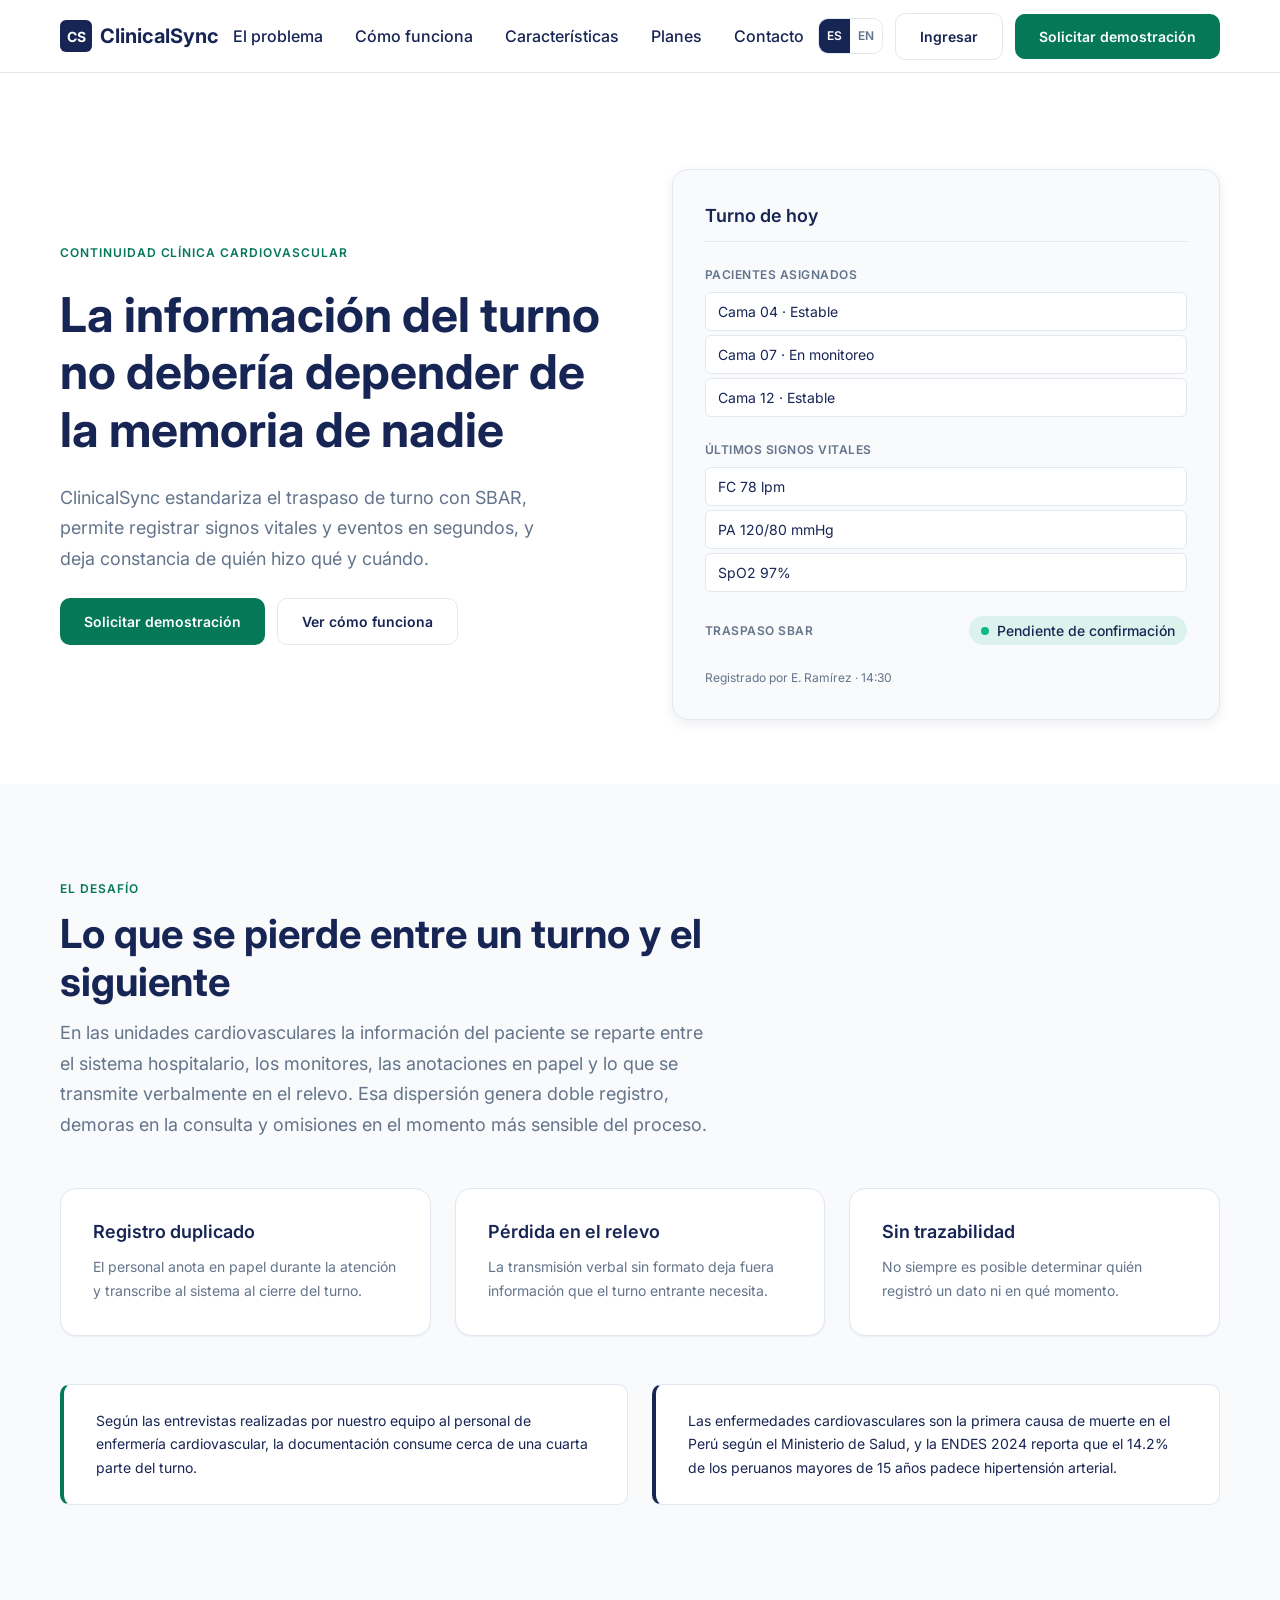
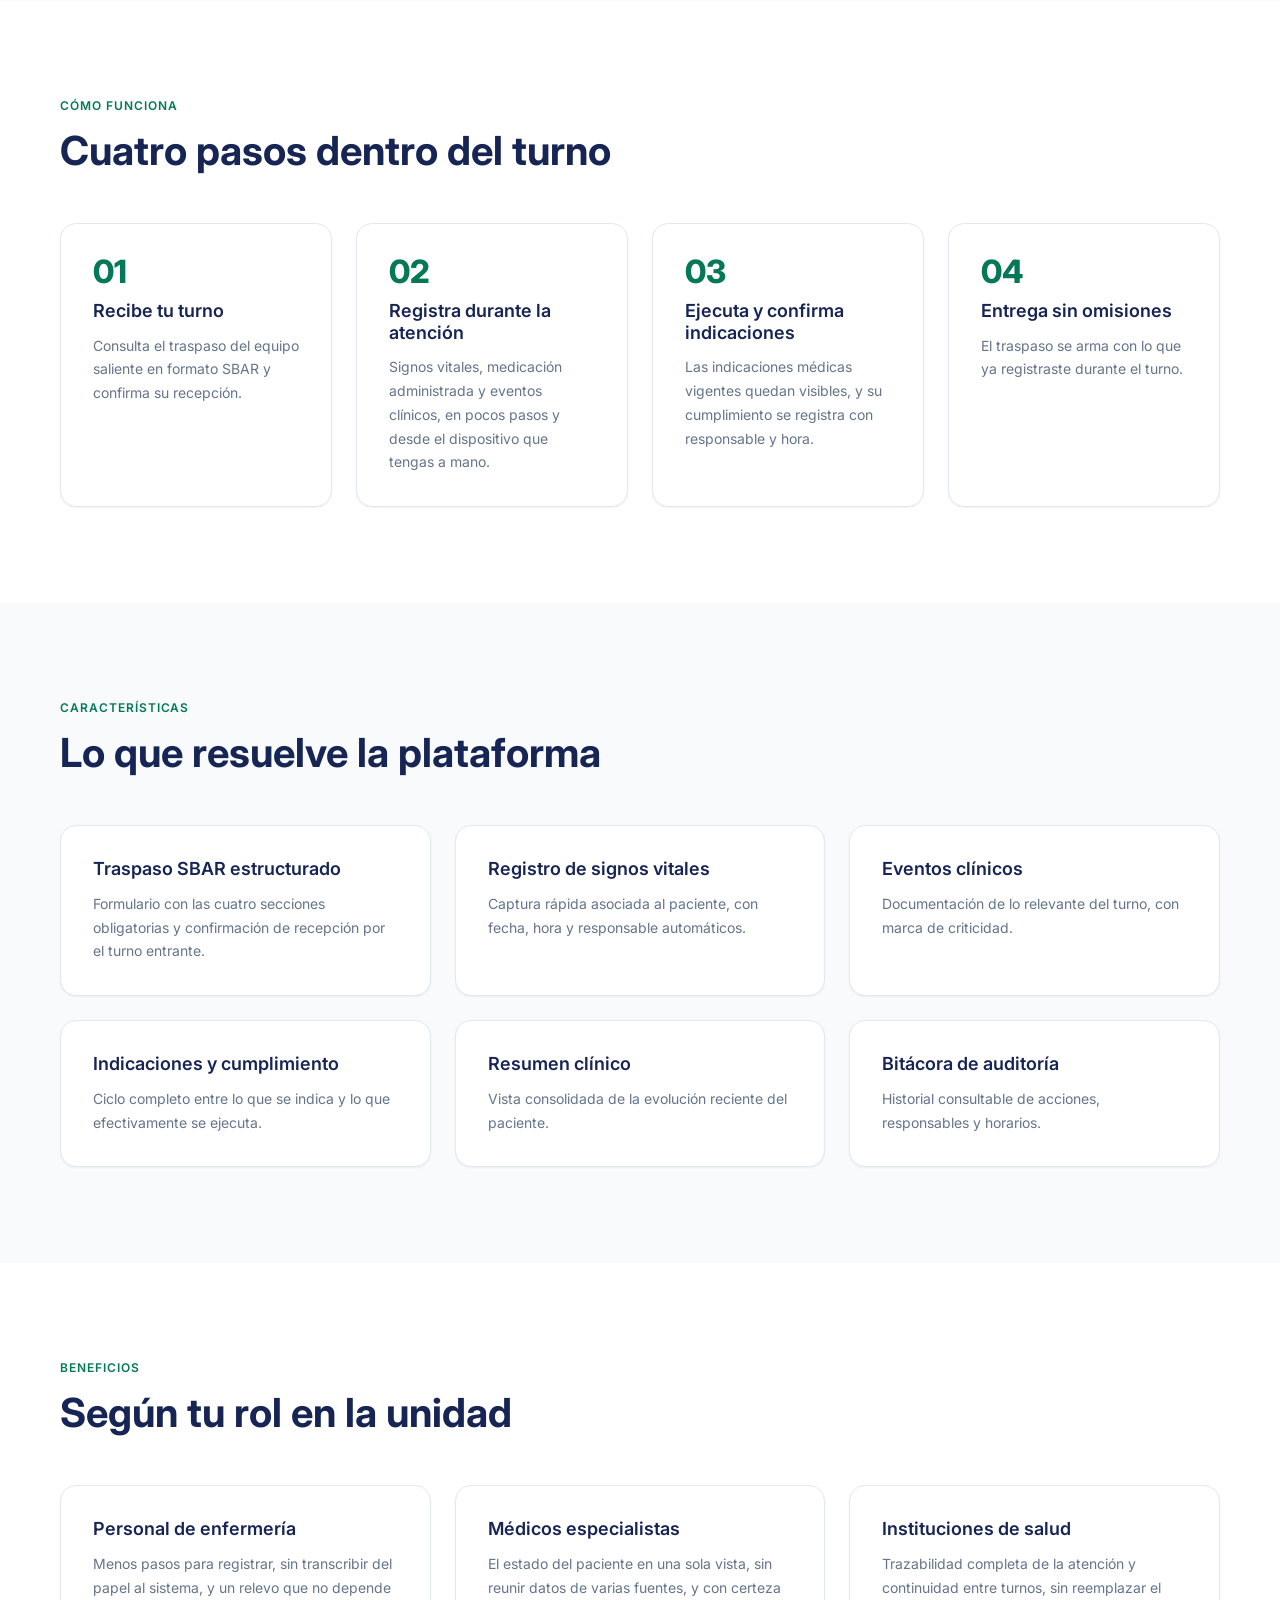
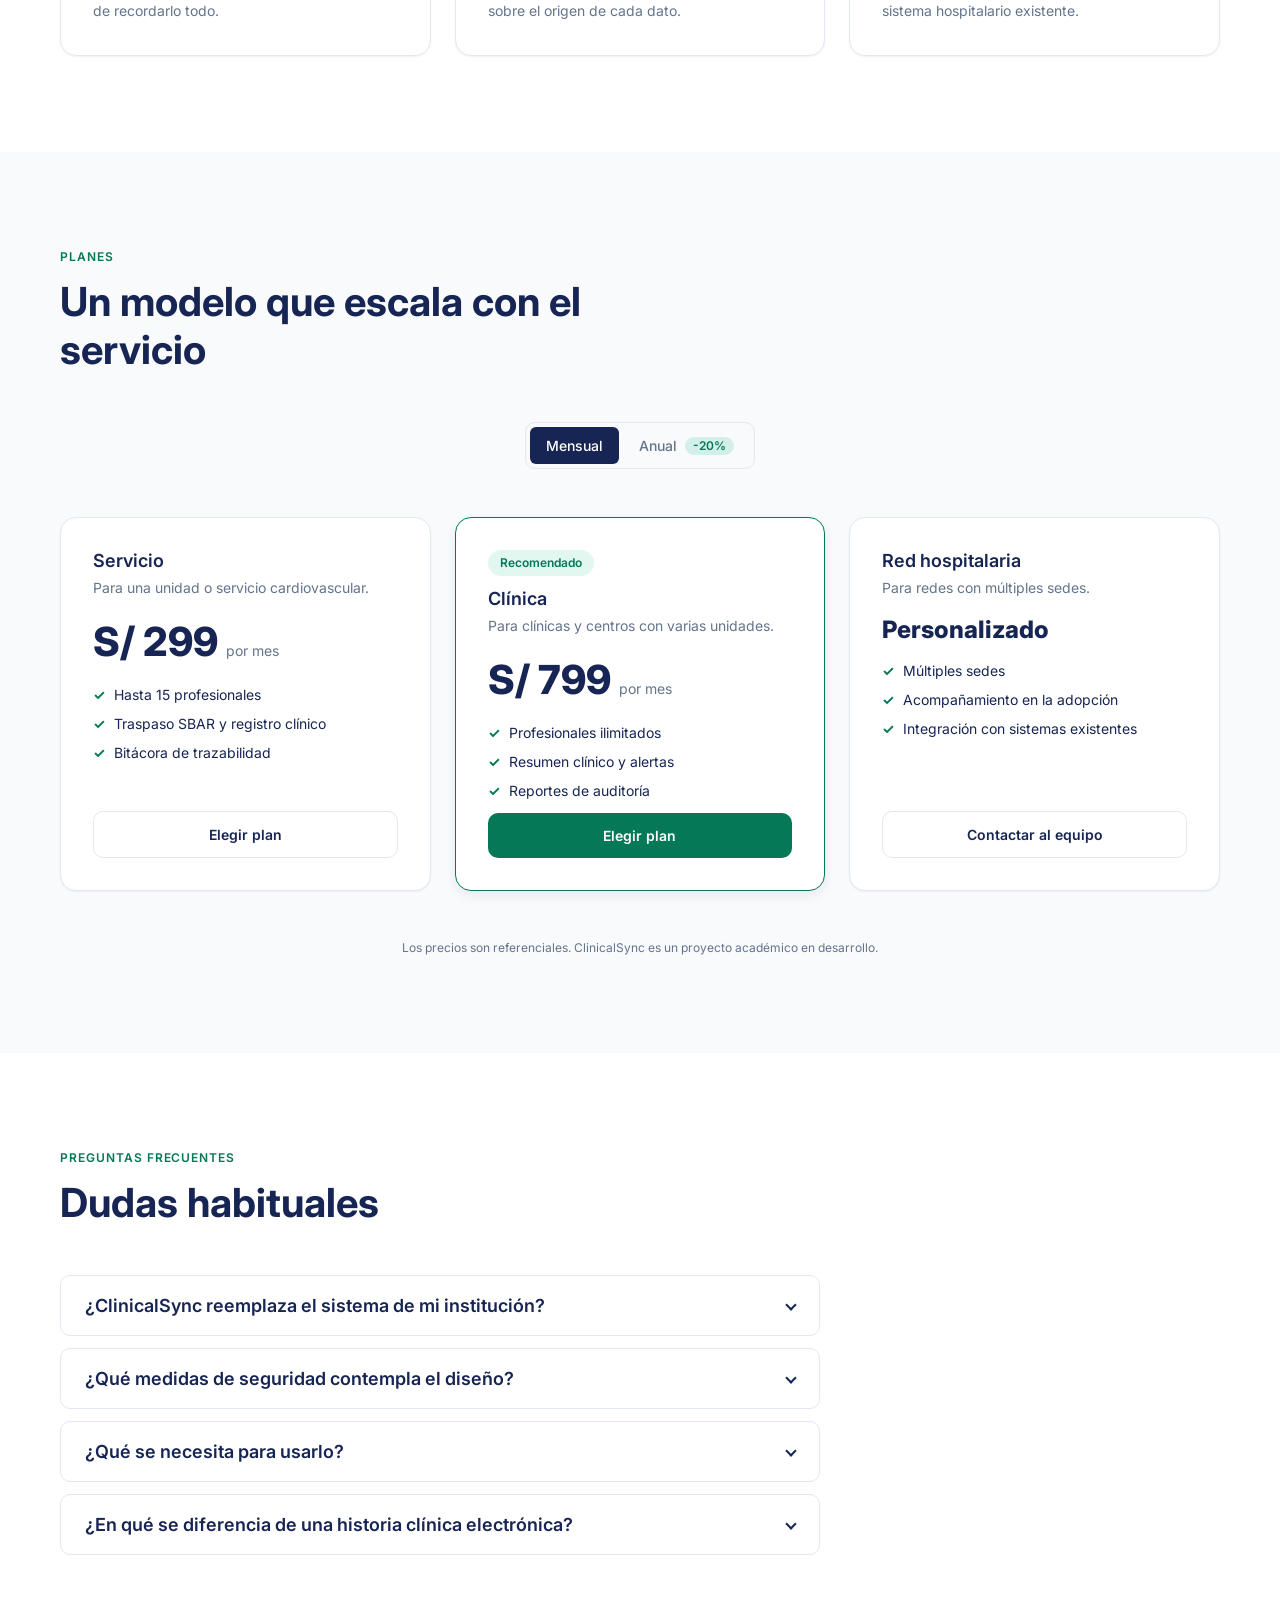
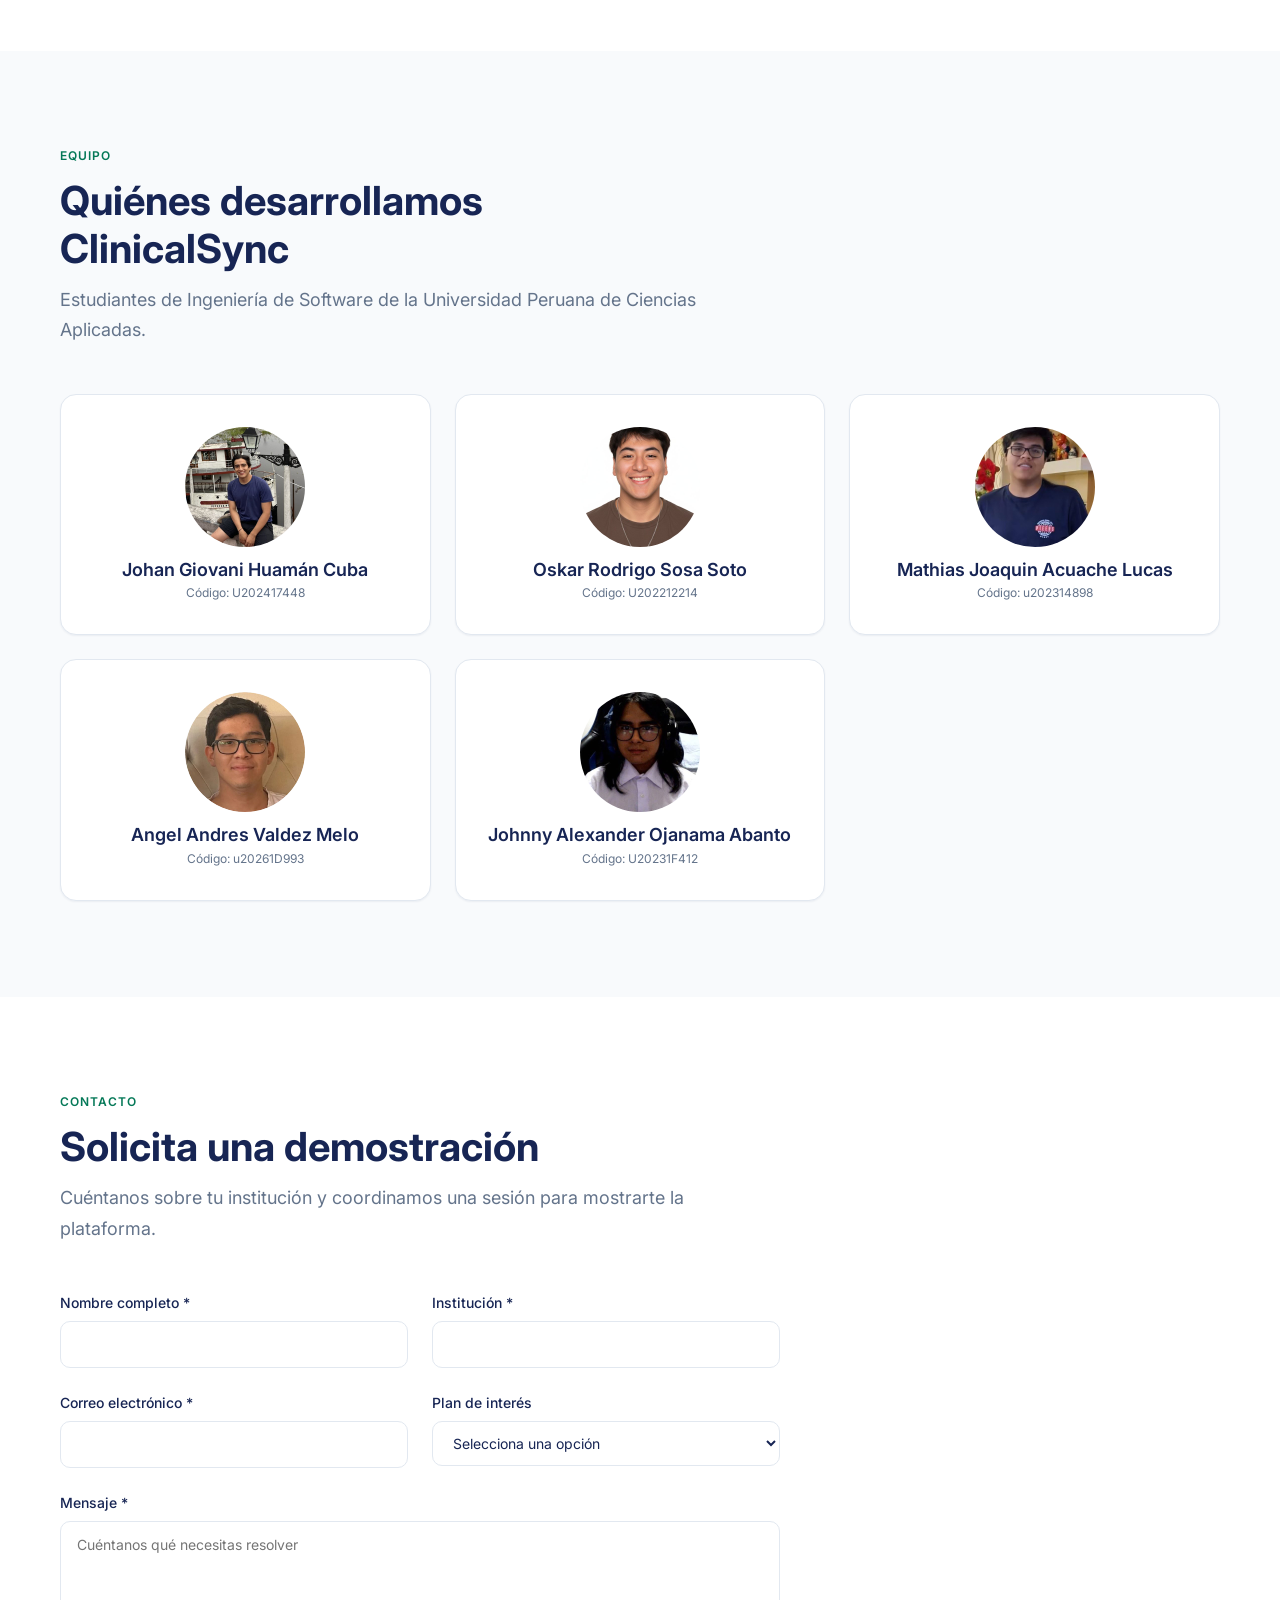
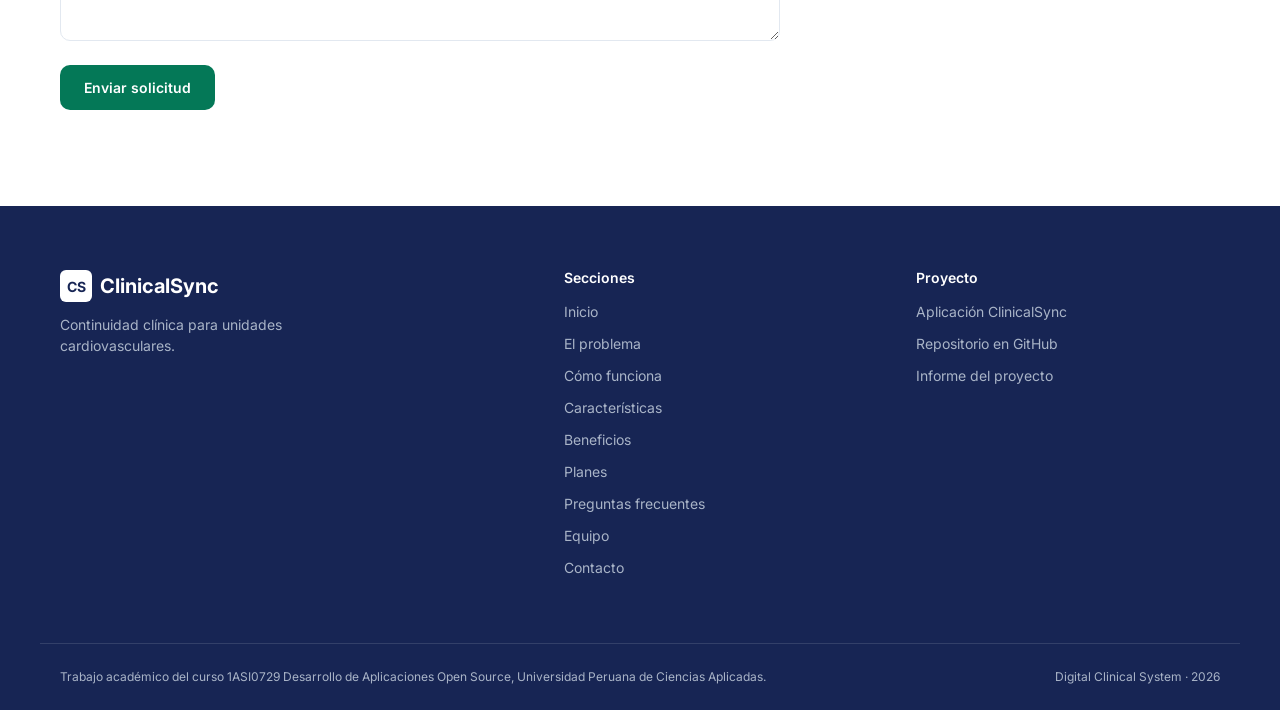
<file: index.html>
<!DOCTYPE html>
<html lang="es">
  <head>
    <meta charset="UTF-8" />
    <script>
      (function () {
        try {
          var stored = localStorage.getItem("cs-lang");
          if (stored === "en" || stored === "es") {
            document.documentElement.setAttribute("lang", stored);
          }
        } catch (e) {
          /* localStorage no disponible */
        }
      })();
    </script>
    <meta name="viewport" content="width=device-width, initial-scale=1.0" />
    <title data-i18n="meta.title">
      ClinicalSync — Traspaso de turno y trazabilidad clínica cardiovascular
    </title>
    <meta
      name="description"
      content="Plataforma web que estandariza el traspaso de turno con SBAR, agiliza el registro de signos vitales y garantiza la trazabilidad de cada acción clínica en unidades cardiovasculares."
      data-i18n-attr="content:meta.description"
    />
    <meta
      name="keywords"
      content="traspaso de turno, SBAR, registro clínico, signos vitales, trazabilidad clínica, unidad cardiovascular, UCI cardiovascular, software clínico"
      data-i18n-attr="content:meta.keywords"
    />
    <meta name="author" content="Digital Clinical System" />
    <meta name="robots" content="index, follow" />
    <meta http-equiv="Content-Language" content="es-PE" />
    <link rel="canonical" href="https://clinicalsync-landing.vercel.app/" />

    <!--
      Sin rutas separadas por idioma (una sola página, el toggle ES/EN es
      client-side), así que las tres variantes apuntan a la misma URL: es una
      señal para buscadores, no un enrutamiento real por idioma.
    -->
    <link rel="alternate" hreflang="es" href="https://clinicalsync-landing.vercel.app/" />
    <link rel="alternate" hreflang="en" href="https://clinicalsync-landing.vercel.app/" />
    <link rel="alternate" hreflang="x-default" href="https://clinicalsync-landing.vercel.app/" />

    <meta property="og:type" content="website" />
    <meta property="og:site_name" content="ClinicalSync" />
    <meta property="og:url" content="https://clinicalsync-landing.vercel.app/" />
    <meta
      property="og:title"
      content="ClinicalSync — Continuidad clínica en unidades cardiovasculares"
      data-i18n-attr="content:meta.og.title"
    />
    <meta
      property="og:description"
      content="Estandariza el traspaso SBAR, registra signos vitales en segundos y deja constancia de quién hizo qué y cuándo."
      data-i18n-attr="content:meta.og.description"
    />
    <meta property="og:image" content="https://clinicalsync-landing.vercel.app/assets/img/og-image.png" />
    <meta property="og:image:width" content="1200" />
    <meta property="og:image:height" content="630" />
    <meta property="og:locale" content="es_PE" />
    <meta property="og:locale:alternate" content="en_US" />

    <meta name="twitter:card" content="summary_large_image" />
    <meta
      name="twitter:title"
      content="ClinicalSync — Continuidad clínica en unidades cardiovasculares"
      data-i18n-attr="content:meta.og.title"
    />
    <meta
      name="twitter:description"
      content="Estandariza el traspaso SBAR, registra signos vitales en segundos y deja constancia de quién hizo qué y cuándo."
      data-i18n-attr="content:meta.og.description"
    />
    <meta name="twitter:image" content="https://clinicalsync-landing.vercel.app/assets/img/og-image.png" />

    <link rel="preconnect" href="https://fonts.googleapis.com" />
    <link rel="preconnect" href="https://fonts.gstatic.com" crossorigin />
    <link
      href="https://fonts.googleapis.com/css2?family=Inter:wght@400;500;600;700;800&display=swap"
      rel="stylesheet"
    />

    <link rel="stylesheet" href="css/variables.css" />
    <link rel="stylesheet" href="css/base.css" />
    <link rel="stylesheet" href="css/layout.css" />
    <link rel="stylesheet" href="css/components.css" />
  </head>
  <body>
    <a class="skip-link" href="#main" data-i18n="a11y.skipToContent">
      Saltar al contenido principal
    </a>

    <header class="site-header">
      <div class="container site-header__inner">
        <a class="brand" href="#inicio" aria-label="ClinicalSync">
          <span class="brand__mark" aria-hidden="true">CS</span>
          <span class="brand__name">ClinicalSync</span>
        </a>

        <nav
          class="site-nav"
          id="site-nav"
          data-i18n-attr="aria-label:nav.ariaLabel"
          aria-label="Navegación principal"
        >
          <ul class="site-nav__list">
            <li class="site-nav__item--secondary">
              <a class="site-nav__link" href="#inicio" data-i18n="nav.home">Inicio</a>
            </li>
            <li>
              <a class="site-nav__link" href="#problema" data-i18n="nav.problem">
                El problema
              </a>
            </li>
            <li>
              <a class="site-nav__link" href="#como-funciona" data-i18n="nav.how">
                Cómo funciona
              </a>
            </li>
            <li>
              <a class="site-nav__link" href="#caracteristicas" data-i18n="nav.features">
                Características
              </a>
            </li>
            <li class="site-nav__item--secondary">
              <a class="site-nav__link" href="#beneficios" data-i18n="nav.benefits">
                Beneficios
              </a>
            </li>
            <li>
              <a class="site-nav__link" href="#planes" data-i18n="nav.pricing">Planes</a>
            </li>
            <li class="site-nav__item--secondary">
              <a class="site-nav__link" href="#preguntas-frecuentes" data-i18n="nav.faq">
                Preguntas frecuentes
              </a>
            </li>
            <li class="site-nav__item--secondary">
              <a class="site-nav__link" href="#equipo" data-i18n="nav.team">Equipo</a>
            </li>
            <li>
              <a class="site-nav__link" href="#contacto" data-i18n="nav.contact">Contacto</a>
            </li>
            <li class="site-nav__item--secondary">
              <a
                class="site-nav__link site-nav__link--app"
                href="https://clinicalsync-frontend.vercel.app/"
                target="_blank"
                rel="noopener noreferrer"
                data-i18n="nav.app"
              >
                Ingresar a la plataforma
              </a>
            </li>
          </ul>
        </nav>

        <div class="site-header__actions">
          <div
            class="lang-switch"
            role="group"
            data-i18n-attr="aria-label:nav.language"
            aria-label="Cambiar idioma"
          >
            <button type="button" class="lang-switch__btn" data-lang="es" aria-pressed="true">
              ES
            </button>
            <button type="button" class="lang-switch__btn" data-lang="en" aria-pressed="false">
              EN
            </button>
          </div>

          <a
            class="btn btn-secondary btn-nav-app"
            href="https://clinicalsync-frontend.vercel.app/"
            target="_blank"
            rel="noopener noreferrer"
            data-i18n="nav.appShort"
          >
            Ingresar
          </a>

          <a class="btn btn-primary btn-nav-cta" href="#contacto" data-i18n="nav.cta">
            Solicitar demostración
          </a>

          <button
            type="button"
            class="nav-toggle"
            id="nav-toggle"
            aria-expanded="false"
            aria-controls="site-nav"
            data-i18n-attr="aria-label:nav.menu"
            aria-label="Abrir menú"
          >
            <span class="nav-toggle__bar"></span>
            <span class="nav-toggle__bar"></span>
            <span class="nav-toggle__bar"></span>
          </button>
        </div>
      </div>
    </header>

    <main id="main">
      <section class="hero" id="inicio">
        <div class="container hero__grid">
          <div class="hero__content">
            <p class="eyebrow" data-i18n="hero.eyebrow">Continuidad clínica cardiovascular</p>
            <h1 class="hero__title" data-i18n="hero.title">
              La información del turno no debería depender de la memoria de nadie
            </h1>
            <p class="hero__subtitle" data-i18n="hero.subtitle">
              ClinicalSync estandariza el traspaso de turno con SBAR, permite registrar
              signos vitales y eventos en segundos, y deja constancia de quién hizo qué y
              cuándo.
            </p>
            <div class="hero__actions">
              <a class="btn btn-primary" href="#contacto" data-i18n="hero.ctaPrimary">
                Solicitar demostración
              </a>
              <a class="btn btn-secondary" href="#como-funciona" data-i18n="hero.ctaSecondary">
                Ver cómo funciona
              </a>
            </div>
          </div>

          <div class="hero__panel">
            <div class="mock-panel">
              <span class="mock-panel__title" data-i18n="hero.panel.title">Turno de hoy</span>

              <div class="mock-panel__section">
                <p class="mock-panel__label" data-i18n="hero.panel.patients">
                  Pacientes asignados
                </p>
                <ul class="mock-panel__patients">
                  <li data-i18n="hero.panel.patientsList.p1">Cama 04 · Estable</li>
                  <li data-i18n="hero.panel.patientsList.p2">Cama 07 · En monitoreo</li>
                  <li data-i18n="hero.panel.patientsList.p3">Cama 12 · Estable</li>
                </ul>
              </div>

              <div class="mock-panel__section">
                <p class="mock-panel__label" data-i18n="hero.panel.vitals">
                  Últimos signos vitales
                </p>
                <ul class="mock-panel__vitals">
                  <li data-i18n="hero.panel.vital1">FC 78 lpm</li>
                  <li data-i18n="hero.panel.vital2">PA 120/80 mmHg</li>
                  <li data-i18n="hero.panel.vital3">SpO2 97%</li>
                </ul>
              </div>

              <div class="mock-panel__section mock-panel__handover">
                <p class="mock-panel__label" data-i18n="hero.panel.handover">Traspaso SBAR</p>
                <span class="mock-panel__status">
                  <span class="mock-panel__status-dot" aria-hidden="true"></span>
                  <span data-i18n="hero.panel.handoverState">Pendiente de confirmación</span>
                </span>
              </div>

              <p class="mock-panel__trace" data-i18n="hero.panel.trace">
                Registrado por E. Ramírez · 14:30
              </p>
            </div>
          </div>
        </div>
      </section>

      <section class="section section--surface" id="problema">
        <div class="container">
          <div class="section-heading">
            <p class="eyebrow" data-i18n="problem.eyebrow">El desafío</p>
            <h2 class="section-title" data-i18n="problem.title">
              Lo que se pierde entre un turno y el siguiente
            </h2>
            <p class="section-intro" data-i18n="problem.intro">
              En las unidades cardiovasculares la información del paciente se reparte entre
              el sistema hospitalario, los monitores, las anotaciones en papel y lo que se
              transmite verbalmente en el relevo. Esa dispersión genera doble registro,
              demoras en la consulta y omisiones en el momento más sensible del proceso.
            </p>
          </div>

          <div class="card-grid">
            <article class="card">
              <h3 class="card__title" data-i18n="problem.card1.title">Registro duplicado</h3>
              <p class="card__text" data-i18n="problem.card1.text">
                El personal anota en papel durante la atención y transcribe al sistema al
                cierre del turno.
              </p>
            </article>
            <article class="card">
              <h3 class="card__title" data-i18n="problem.card2.title">Pérdida en el relevo</h3>
              <p class="card__text" data-i18n="problem.card2.text">
                La transmisión verbal sin formato deja fuera información que el turno
                entrante necesita.
              </p>
            </article>
            <article class="card">
              <h3 class="card__title" data-i18n="problem.card3.title">Sin trazabilidad</h3>
              <p class="card__text" data-i18n="problem.card3.text">
                No siempre es posible determinar quién registró un dato ni en qué momento.
              </p>
            </article>
          </div>

          <div class="data-grid">
            <p class="data-callout data-callout--finding" data-i18n="problem.finding">
              Según las entrevistas realizadas por nuestro equipo al personal de enfermería
              cardiovascular, la documentación consume cerca de una cuarta parte del turno.
            </p>
            <p class="data-callout data-callout--context" data-i18n="problem.context">
              Las enfermedades cardiovasculares son la primera causa de muerte en el Perú
              según el Ministerio de Salud, y la ENDES 2024 reporta que el 14.2% de los
              peruanos mayores de 15 años padece hipertensión arterial.
            </p>
          </div>
        </div>
      </section>

      <section class="section" id="como-funciona">
        <div class="container">
          <div class="section-heading">
            <p class="eyebrow" data-i18n="how.eyebrow">Cómo funciona</p>
            <h2 class="section-title" data-i18n="how.title">Cuatro pasos dentro del turno</h2>
          </div>

          <ol class="steps-grid">
            <li class="card step-card">
              <span class="step-card__number" aria-hidden="true" data-i18n="how.step1.num">
                01
              </span>
              <h3 class="card__title" data-i18n="how.step1.title">Recibe tu turno</h3>
              <p class="card__text" data-i18n="how.step1.text">
                Consulta el traspaso del equipo saliente en formato SBAR y confirma su
                recepción.
              </p>
            </li>
            <li class="card step-card">
              <span class="step-card__number" aria-hidden="true" data-i18n="how.step2.num">
                02
              </span>
              <h3 class="card__title" data-i18n="how.step2.title">
                Registra durante la atención
              </h3>
              <p class="card__text" data-i18n="how.step2.text">
                Signos vitales, medicación administrada y eventos clínicos, en pocos pasos y
                desde el dispositivo que tengas a mano.
              </p>
            </li>
            <li class="card step-card">
              <span class="step-card__number" aria-hidden="true" data-i18n="how.step3.num">
                03
              </span>
              <h3 class="card__title" data-i18n="how.step3.title">
                Ejecuta y confirma indicaciones
              </h3>
              <p class="card__text" data-i18n="how.step3.text">
                Las indicaciones médicas vigentes quedan visibles, y su cumplimiento se
                registra con responsable y hora.
              </p>
            </li>
            <li class="card step-card">
              <span class="step-card__number" aria-hidden="true" data-i18n="how.step4.num">
                04
              </span>
              <h3 class="card__title" data-i18n="how.step4.title">Entrega sin omisiones</h3>
              <p class="card__text" data-i18n="how.step4.text">
                El traspaso se arma con lo que ya registraste durante el turno.
              </p>
            </li>
          </ol>
        </div>
      </section>

      <section class="section section--surface" id="caracteristicas">
        <div class="container">
          <div class="section-heading">
            <p class="eyebrow" data-i18n="features.eyebrow">Características</p>
            <h2 class="section-title" data-i18n="features.title">
              Lo que resuelve la plataforma
            </h2>
          </div>

          <div class="card-grid">
            <article class="card">
              <h3 class="card__title" data-i18n="features.f1.title">
                Traspaso SBAR estructurado
              </h3>
              <p class="card__text" data-i18n="features.f1.text">
                Formulario con las cuatro secciones obligatorias y confirmación de recepción
                por el turno entrante.
              </p>
            </article>
            <article class="card">
              <h3 class="card__title" data-i18n="features.f2.title">
                Registro de signos vitales
              </h3>
              <p class="card__text" data-i18n="features.f2.text">
                Captura rápida asociada al paciente, con fecha, hora y responsable
                automáticos.
              </p>
            </article>
            <article class="card">
              <h3 class="card__title" data-i18n="features.f3.title">Eventos clínicos</h3>
              <p class="card__text" data-i18n="features.f3.text">
                Documentación de lo relevante del turno, con marca de criticidad.
              </p>
            </article>
            <article class="card">
              <h3 class="card__title" data-i18n="features.f4.title">
                Indicaciones y cumplimiento
              </h3>
              <p class="card__text" data-i18n="features.f4.text">
                Ciclo completo entre lo que se indica y lo que efectivamente se ejecuta.
              </p>
            </article>
            <article class="card">
              <h3 class="card__title" data-i18n="features.f5.title">Resumen clínico</h3>
              <p class="card__text" data-i18n="features.f5.text">
                Vista consolidada de la evolución reciente del paciente.
              </p>
            </article>
            <article class="card">
              <h3 class="card__title" data-i18n="features.f6.title">Bitácora de auditoría</h3>
              <p class="card__text" data-i18n="features.f6.text">
                Historial consultable de acciones, responsables y horarios.
              </p>
            </article>
          </div>
        </div>
      </section>

      <section class="section" id="beneficios">
        <div class="container">
          <div class="section-heading">
            <p class="eyebrow" data-i18n="benefits.eyebrow">Beneficios</p>
            <h2 class="section-title" data-i18n="benefits.title">Según tu rol en la unidad</h2>
          </div>

          <div class="card-grid">
            <article class="card">
              <h3 class="card__title" data-i18n="benefits.nursing.title">
                Personal de enfermería
              </h3>
              <p class="card__text" data-i18n="benefits.nursing.text">
                Menos pasos para registrar, sin transcribir del papel al sistema, y un
                relevo que no depende de recordarlo todo.
              </p>
            </article>
            <article class="card">
              <h3 class="card__title" data-i18n="benefits.physician.title">
                Médicos especialistas
              </h3>
              <p class="card__text" data-i18n="benefits.physician.text">
                El estado del paciente en una sola vista, sin reunir datos de varias
                fuentes, y con certeza sobre el origen de cada dato.
              </p>
            </article>
            <article class="card">
              <h3 class="card__title" data-i18n="benefits.institution.title">
                Instituciones de salud
              </h3>
              <p class="card__text" data-i18n="benefits.institution.text">
                Trazabilidad completa de la atención y continuidad entre turnos, sin
                reemplazar el sistema hospitalario existente.
              </p>
            </article>
          </div>
        </div>
      </section>

      <section class="section section--surface" id="planes">
        <div class="container">
          <div class="section-heading">
            <p class="eyebrow" data-i18n="pricing.eyebrow">Planes</p>
            <h2 class="section-title" data-i18n="pricing.title">
              Un modelo que escala con el servicio
            </h2>
          </div>

          <div class="pricing-controls">
            <div
              class="billing-toggle"
              role="group"
              data-i18n-attr="aria-label:pricing.billingLabel"
              aria-label="Ciclo de facturación"
            >
              <button
                type="button"
                class="billing-toggle__btn"
                data-billing-option="monthly"
                aria-pressed="true"
              >
                <span data-i18n="pricing.monthly">Mensual</span>
              </button>
              <button
                type="button"
                class="billing-toggle__btn"
                data-billing-option="annual"
                aria-pressed="false"
              >
                <span data-i18n="pricing.annual">Anual</span>
                <span class="billing-toggle__badge" data-i18n="pricing.annualNote">-20%</span>
              </button>
            </div>
          </div>

          <div class="card-grid">
            <article class="card plan">
              <div class="plan__header">
                <h3 class="card__title plan__name" data-i18n="pricing.plan1.name">Servicio</h3>
                <p class="card__text plan__desc" data-i18n="pricing.plan1.desc">
                  Para una unidad o servicio cardiovascular.
                </p>
              </div>
              <p class="plan__price">
                <span
                  class="plan__price-value"
                  data-billing="monthly"
                  data-i18n="pricing.plan1.priceMonthly"
                >
                  S/ 299
                </span>
                <span
                  class="plan__price-value"
                  data-billing="annual"
                  data-i18n="pricing.plan1.priceAnnual"
                  hidden
                >
                  S/ 239
                </span>
                <span class="plan__price-suffix" data-i18n="pricing.perMonth">por mes</span>
              </p>
              <ul class="plan__features">
                <li data-i18n="pricing.plan1.f1">Hasta 15 profesionales</li>
                <li data-i18n="pricing.plan1.f2">Traspaso SBAR y registro clínico</li>
                <li data-i18n="pricing.plan1.f3">Bitácora de trazabilidad</li>
              </ul>
              <a class="btn btn-secondary plan__cta" href="checkout.html?plan=servicio" data-plan-link="servicio" data-i18n="pricing.plan1.cta">
                Elegir plan
              </a>
            </article>

            <article class="card plan plan--recommended">
              <span class="plan__badge" data-i18n="pricing.recommended">Recomendado</span>
              <div class="plan__header">
                <h3 class="card__title plan__name" data-i18n="pricing.plan2.name">Clínica</h3>
                <p class="card__text plan__desc" data-i18n="pricing.plan2.desc">
                  Para clínicas y centros con varias unidades.
                </p>
              </div>
              <p class="plan__price">
                <span
                  class="plan__price-value"
                  data-billing="monthly"
                  data-i18n="pricing.plan2.priceMonthly"
                >
                  S/ 799
                </span>
                <span
                  class="plan__price-value"
                  data-billing="annual"
                  data-i18n="pricing.plan2.priceAnnual"
                  hidden
                >
                  S/ 639
                </span>
                <span class="plan__price-suffix" data-i18n="pricing.perMonth">por mes</span>
              </p>
              <ul class="plan__features">
                <li data-i18n="pricing.plan2.f1">Profesionales ilimitados</li>
                <li data-i18n="pricing.plan2.f2">Resumen clínico y alertas</li>
                <li data-i18n="pricing.plan2.f3">Reportes de auditoría</li>
              </ul>
              <a class="btn btn-primary plan__cta" href="checkout.html?plan=clinica" data-plan-link="clinica" data-i18n="pricing.plan2.cta">
                Elegir plan
              </a>
            </article>

            <article class="card plan">
              <div class="plan__header">
                <h3 class="card__title plan__name" data-i18n="pricing.plan3.name">
                  Red hospitalaria
                </h3>
                <p class="card__text plan__desc" data-i18n="pricing.plan3.desc">
                  Para redes con múltiples sedes.
                </p>
              </div>
              <p class="plan__price">
                <span
                  class="plan__price-value plan__price-value--text"
                  data-i18n="pricing.plan3.price"
                >
                  Personalizado
                </span>
              </p>
              <ul class="plan__features">
                <li data-i18n="pricing.plan3.f1">Múltiples sedes</li>
                <li data-i18n="pricing.plan3.f2">Acompañamiento en la adopción</li>
                <li data-i18n="pricing.plan3.f3">Integración con sistemas existentes</li>
              </ul>
              <a class="btn btn-secondary plan__cta" href="#contacto" data-i18n="pricing.plan3.cta">
                Contactar al equipo
              </a>
            </article>
          </div>

          <p class="pricing-disclaimer" data-i18n="pricing.disclaimer">
            Los precios son referenciales. ClinicalSync es un proyecto académico en
            desarrollo.
          </p>
        </div>
      </section>

      <section class="section" id="preguntas-frecuentes">
        <div class="container">
          <div class="section-heading">
            <p class="eyebrow" data-i18n="faq.eyebrow">Preguntas frecuentes</p>
            <h2 class="section-title" data-i18n="faq.title">Dudas habituales</h2>
          </div>

          <div class="faq-list">
            <details class="faq-item">
              <summary class="faq-item__question" data-i18n="faq.q1.q">
                ¿ClinicalSync reemplaza el sistema de mi institución?
              </summary>
              <p class="faq-item__answer" data-i18n="faq.q1.a">
                No. Es una herramienta complementaria enfocada en el trabajo diario del turno
                cardiovascular. Convive con el sistema hospitalario existente.
              </p>
            </details>
            <details class="faq-item">
              <summary class="faq-item__question" data-i18n="faq.q2.q">
                ¿Qué medidas de seguridad contempla el diseño?
              </summary>
              <p class="faq-item__answer" data-i18n="faq.q2.a">
                El diseño considera autenticación por roles, control de acceso según el turno
                asignado y un registro de auditoría que solo admite inserciones, de modo que
                ninguna acción registrada pueda alterarse después.
              </p>
            </details>
            <details class="faq-item">
              <summary class="faq-item__question" data-i18n="faq.q3.q">
                ¿Qué se necesita para usarlo?
              </summary>
              <p class="faq-item__answer" data-i18n="faq.q3.a">
                Un navegador web. Funciona en computadora, tablet y teléfono, para poder
                registrar junto a la cama del paciente.
              </p>
            </details>
            <details class="faq-item">
              <summary class="faq-item__question" data-i18n="faq.q4.q">
                ¿En qué se diferencia de una historia clínica electrónica?
              </summary>
              <p class="faq-item__answer" data-i18n="faq.q4.a">
                En el alcance. La historia clínica guarda el registro institucional del
                paciente; ClinicalSync resuelve la continuidad del turno: el traspaso, el
                registro inmediato y la trazabilidad.
              </p>
            </details>
          </div>
        </div>
      </section>

      <section class="section section--surface" id="equipo">
        <div class="container">
          <div class="section-heading">
            <p class="eyebrow" data-i18n="team.eyebrow">Equipo</p>
            <h2 class="section-title" data-i18n="team.title">
              Quiénes desarrollamos ClinicalSync
            </h2>
            <p class="section-intro" data-i18n="team.intro">
              Estudiantes de Ingeniería de Software de la Universidad Peruana de Ciencias
              Aplicadas.
            </p>
          </div>

          <div class="card-grid">
            <article class="card team-member">
              <img
                class="team-member__photo"
                src="assets/img/team/johan.jpg"
                alt="Foto de Johan Giovani Huamán Cuba"
                data-i18n-attr="alt:team.photoAlt.johan"
                width="480"
                height="480"
                loading="lazy"
              />
              <div class="team-member__info">
                <h3 class="card__title team-member__name">Johan Giovani Huamán Cuba</h3>
                <p class="team-member__code">
                  <span data-i18n="team.codeLabel">Código</span>: U202417448
                </p>
              </div>
            </article>

            <article class="card team-member">
              <img
                class="team-member__photo"
                src="assets/img/team/oskar.jpg"
                alt="Foto de Oskar Rodrigo Sosa Soto"
                data-i18n-attr="alt:team.photoAlt.oskar"
                width="480"
                height="480"
                loading="lazy"
              />
              <div class="team-member__info">
                <h3 class="card__title team-member__name">Oskar Rodrigo Sosa Soto</h3>
                <p class="team-member__code">
                  <span data-i18n="team.codeLabel">Código</span>: U202212214
                </p>
              </div>
            </article>

            <article class="card team-member">
              <img
                class="team-member__photo"
                src="assets/img/team/mathias.jpg"
                alt="Foto de Mathias Joaquin Acuache Lucas"
                data-i18n-attr="alt:team.photoAlt.mathias"
                width="480"
                height="480"
                loading="lazy"
              />
              <div class="team-member__info">
                <h3 class="card__title team-member__name">Mathias Joaquin Acuache Lucas</h3>
                <p class="team-member__code">
                  <span data-i18n="team.codeLabel">Código</span>: u202314898
                </p>
              </div>
            </article>

            <article class="card team-member">
              <img
                class="team-member__photo"
                src="assets/img/team/angel.jpg"
                alt="Foto de Angel Andres Valdez Melo"
                data-i18n-attr="alt:team.photoAlt.angel"
                width="480"
                height="480"
                loading="lazy"
              />
              <div class="team-member__info">
                <h3 class="card__title team-member__name">Angel Andres Valdez Melo</h3>
                <p class="team-member__code">
                  <span data-i18n="team.codeLabel">Código</span>: u20261D993
                </p>
              </div>
            </article>

            <article class="card team-member">
              <img
                class="team-member__photo"
                src="assets/img/team/johnny.jpg"
                alt="Foto de Johnny Alexander Ojanama Abanto"
                data-i18n-attr="alt:team.photoAlt.johnny"
                width="480"
                height="480"
                loading="lazy"
              />
              <div class="team-member__info">
                <h3 class="card__title team-member__name">Johnny Alexander Ojanama Abanto</h3>
                <p class="team-member__code">
                  <span data-i18n="team.codeLabel">Código</span>: U20231F412
                </p>
              </div>
            </article>
          </div>
        </div>
      </section>

      <section class="section" id="contacto">
        <div class="container">
          <div class="section-heading">
            <p class="eyebrow" data-i18n="contact.eyebrow">Contacto</p>
            <h2 class="section-title" data-i18n="contact.title">Solicita una demostración</h2>
            <p class="section-intro" data-i18n="contact.intro">
              Cuéntanos sobre tu institución y coordinamos una sesión para mostrarte la
              plataforma.
            </p>
          </div>

          <form class="contact-form" id="contact-form" novalidate>
            <div class="form-field form-field--required">
              <label for="field-name" data-i18n="contact.name">Nombre completo</label>
              <input type="text" id="field-name" name="name" autocomplete="name" required
                aria-describedby="error-name" />
              <span class="form-error" id="error-name" role="alert" data-i18n="contact.errorRequired" hidden>
                Este campo es obligatorio
              </span>
            </div>

            <div class="form-field form-field--required">
              <label for="field-institution" data-i18n="contact.institution">Institución</label>
              <input
                type="text"
                id="field-institution"
                name="institution"
                autocomplete="organization"
                required
                aria-describedby="error-institution"
              />
              <span
                class="form-error"
                id="error-institution"
                role="alert"
                data-i18n="contact.errorRequired"
                hidden
              >
                Este campo es obligatorio
              </span>
            </div>

            <div class="form-field form-field--required">
              <label for="field-email" data-i18n="contact.email">Correo electrónico</label>
              <input
                type="email"
                id="field-email"
                name="email"
                autocomplete="email"
                required
                aria-describedby="error-email-required error-email-invalid"
              />
              <span
                class="form-error"
                id="error-email-required"
                role="alert"
                data-i18n="contact.errorRequired"
                hidden
              >
                Este campo es obligatorio
              </span>
              <span
                class="form-error"
                id="error-email-invalid"
                role="alert"
                data-i18n="contact.errorEmail"
                hidden
              >
                Ingresa un correo electrónico válido
              </span>
            </div>

            <div class="form-field">
              <label for="field-plan" data-i18n="contact.plan">Plan de interés</label>
              <select id="field-plan" name="plan">
                <option value="" data-i18n="contact.planPlaceholder">Selecciona una opción</option>
                <option value="servicio" data-i18n="pricing.plan1.name">Servicio</option>
                <option value="clinica" data-i18n="pricing.plan2.name">Clínica</option>
                <option value="red-hospitalaria" data-i18n="pricing.plan3.name">
                  Red hospitalaria
                </option>
              </select>
            </div>

            <div class="form-field form-field--required form-field--full">
              <label for="field-message" data-i18n="contact.message">Mensaje</label>
              <textarea
                id="field-message"
                name="message"
                rows="4"
                required
                aria-describedby="error-message"
                data-i18n-attr="placeholder:contact.messagePlaceholder"
                placeholder="Cuéntanos qué necesitas resolver"
              ></textarea>
              <span
                class="form-error"
                id="error-message"
                role="alert"
                data-i18n="contact.errorRequired"
                hidden
              >
                Este campo es obligatorio
              </span>
            </div>

            <button type="submit" class="btn btn-primary form-submit" data-i18n="contact.submit">
              Enviar solicitud
            </button>

            <p
              class="form-success"
              id="form-success"
              role="status"
              tabindex="-1"
              data-i18n="contact.success"
              hidden
            >
              Recibimos tu solicitud. Te contactaremos pronto.
            </p>
          </form>
        </div>
      </section>
    </main>

    <footer class="site-footer">
      <div class="container site-footer__inner">
        <div class="footer-brand">
          <a class="brand" href="#inicio" aria-label="ClinicalSync">
            <span class="brand__mark" aria-hidden="true">CS</span>
            <span class="brand__name">ClinicalSync</span>
          </a>
          <p class="footer-tagline" data-i18n="footer.tagline">
            Continuidad clínica para unidades cardiovasculares.
          </p>
        </div>

        <nav class="footer-col" data-i18n-attr="aria-label:footer.navAriaLabel" aria-label="Enlaces de secciones">
          <h2 class="footer-heading" data-i18n="footer.sections">Secciones</h2>
          <ul class="footer-links">
            <li><a href="#inicio" data-i18n="nav.home">Inicio</a></li>
            <li><a href="#problema" data-i18n="nav.problem">El problema</a></li>
            <li><a href="#como-funciona" data-i18n="nav.how">Cómo funciona</a></li>
            <li><a href="#caracteristicas" data-i18n="nav.features">Características</a></li>
            <li><a href="#beneficios" data-i18n="nav.benefits">Beneficios</a></li>
            <li><a href="#planes" data-i18n="nav.pricing">Planes</a></li>
            <li><a href="#preguntas-frecuentes" data-i18n="nav.faq">Preguntas frecuentes</a></li>
            <li><a href="#equipo" data-i18n="nav.team">Equipo</a></li>
            <li><a href="#contacto" data-i18n="nav.contact">Contacto</a></li>
          </ul>
        </nav>

        <div class="footer-col">
          <h2 class="footer-heading" data-i18n="footer.project">Proyecto</h2>
          <ul class="footer-links">
            <li>
              <a
                href="https://clinicalsync-frontend.vercel.app/"
                target="_blank"
                rel="noopener noreferrer"
                data-i18n="footer.app"
              >
                Aplicación ClinicalSync
              </a>
            </li>
            <li>
              <a
                href="https://github.com/Digital-Clinical-Systems/Landing-Page"
                target="_blank"
                rel="noopener noreferrer"
                data-i18n="footer.repo"
              >
                Repositorio en GitHub
              </a>
            </li>
            <li>
              <a
                href="https://github.com/Digital-Clinical-Systems/Informe"
                target="_blank"
                rel="noopener noreferrer"
                data-i18n="footer.report"
              >
                Informe del proyecto
              </a>
            </li>
          </ul>
        </div>
      </div>

      <div class="container site-footer__bottom">
        <p data-i18n="footer.academic">
          Trabajo académico del curso 1ASI0729 Desarrollo de Aplicaciones Open Source,
          Universidad Peruana de Ciencias Aplicadas.
        </p>
        <p data-i18n="footer.rights">Digital Clinical System · 2026</p>
      </div>
    </footer>


    <!-- Simulacion de pasarela de pago. No procesa pagos reales ni envia datos
         a ningun servidor. Los campos de tarjeta son de solo lectura y usan
         valores de prueba. -->

    <script type="module" src="js/main.js"></script>
  </body>
</html>
</file>
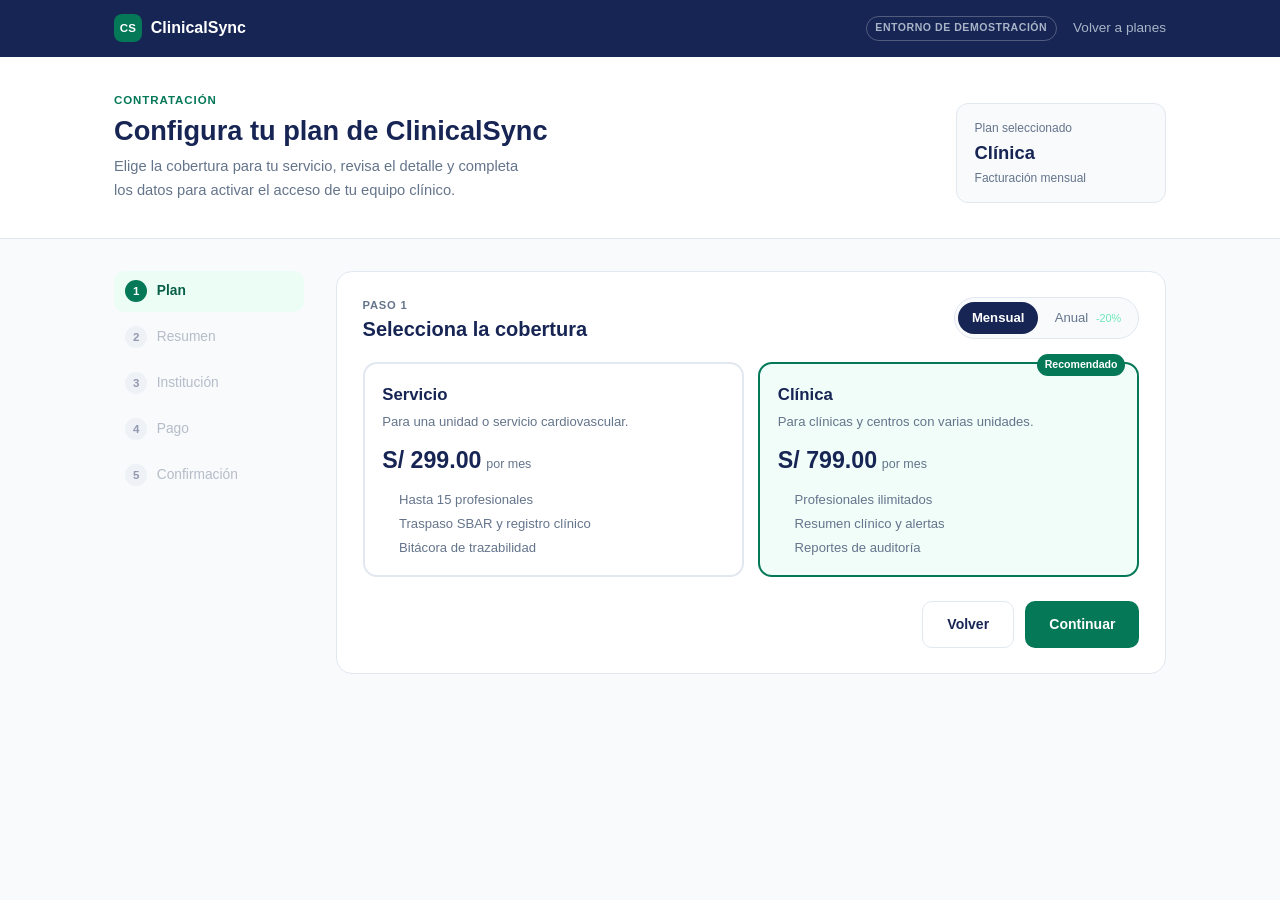
<file: checkout.html>
<!doctype html>
<html lang="es">
  <head>
    <meta charset="utf-8" />
    <meta name="viewport" content="width=device-width, initial-scale=1" />
    <meta name="robots" content="noindex" />
    <title>Contratar plan | ClinicalSync</title>
    <link rel="stylesheet" href="css/variables.css" />
    <link rel="stylesheet" href="css/base.css" />
    <link rel="stylesheet" href="css/components.css" />
    <link rel="stylesheet" href="css/layout.css" />
    <link rel="stylesheet" href="css/checkout.css" />
  </head>
  <body class="co-page">
    <a class="skip-link" href="#co-contenido">Saltar al contenido principal</a>

    <header class="co-topbar">
      <div class="co-topbar__inner">
        <a class="co-marca" href="index.html">
          <span class="co-marca__sigla">CS</span>
          <span>ClinicalSync</span>
        </a>
        <div class="co-topbar__derecha">
          <span class="co-badge">Entorno de demostración</span>
          <a class="co-volver" href="index.html#planes">Volver a planes</a>
        </div>
      </div>
    </header>

    <main id="co-contenido" class="co-main">
      <section class="co-hero">
        <div class="co-hero__inner">
          <div>
            <p class="co-kicker">Contratación</p>
            <h1 class="co-titulo">Configura tu plan de ClinicalSync</h1>
            <p class="co-sub">
              Elige la cobertura para tu servicio, revisa el detalle y completa los datos
              para activar el acceso de tu equipo clínico.
            </p>
          </div>
          <div class="co-resumen-mini">
            <span>Plan seleccionado</span>
            <strong data-mini-plan>Clínica</strong>
            <span data-mini-periodo>Facturación mensual</span>
          </div>
        </div>
      </section>

      <section class="co-flujo">
        <nav class="co-pasos" aria-label="Progreso de la contratación">
          <button type="button" class="co-paso is-activo" data-paso-btn="1"><span>1</span>Plan</button>
          <button type="button" class="co-paso" data-paso-btn="2"><span>2</span>Resumen</button>
          <button type="button" class="co-paso" data-paso-btn="3"><span>3</span>Institución</button>
          <button type="button" class="co-paso" data-paso-btn="4"><span>4</span>Pago</button>
          <button type="button" class="co-paso" data-paso-btn="5"><span>5</span>Confirmación</button>
        </nav>

        <div class="co-contenido">
          <!-- Paso 1 -->
          <section class="co-panel is-activo" data-panel="1">
            <header class="co-panel__head">
              <div>
                <p class="co-panel__eyebrow">Paso 1</p>
                <h2 class="co-panel__titulo" tabindex="-1">Selecciona la cobertura</h2>
              </div>
              <div class="co-switch" role="group" aria-label="Periodicidad de facturación">
                <button type="button" data-periodo="mensual" aria-pressed="true">Mensual</button>
                <button type="button" data-periodo="anual" aria-pressed="false">Anual <span class="co-switch__badge">-20%</span></button>
              </div>
            </header>
            <div class="co-planes" data-planes role="radiogroup" aria-label="Planes disponibles"></div>
            <footer class="co-acciones">
              <a class="btn btn-secondary" href="index.html#planes">Volver</a>
              <button type="button" class="btn btn-primary" data-ir="2">Continuar</button>
            </footer>
          </section>

          <!-- Paso 2 -->
          <section class="co-panel" data-panel="2" hidden>
            <header class="co-panel__head">
              <div>
                <p class="co-panel__eyebrow">Paso 2</p>
                <h2 class="co-panel__titulo" tabindex="-1">Resumen del pedido</h2>
              </div>
            </header>
            <div class="co-carrito">
              <article class="co-carrito__detalle">
                <h3 data-det-nombre>Plan</h3>
                <p data-det-desc>&mdash;</p>
                <ul data-det-beneficios></ul>
              </article>
              <aside class="co-carrito__ticket">
                <h3>Tu pedido</h3>
                <div class="co-linea"><span>Plan</span><strong data-tk-plan>&mdash;</strong></div>
                <div class="co-linea"><span>Periodicidad</span><strong data-tk-periodo>&mdash;</strong></div>
                <div class="co-linea"><span>Precio por mes</span><strong data-tk-precio>&mdash;</strong></div>
                <div class="co-linea"><span>IGV (18%)</span><strong data-tk-igv>&mdash;</strong></div>
                <div class="co-linea co-linea--total"><span>Total mensual</span><strong data-tk-total>&mdash;</strong></div>
              </aside>
            </div>
            <footer class="co-acciones">
              <button type="button" class="btn btn-secondary" data-ir="1">Anterior</button>
              <button type="button" class="btn btn-primary" data-ir="3">Continuar</button>
            </footer>
          </section>

          <!-- Paso 3 -->
          <section class="co-panel" data-panel="3" hidden>
            <header class="co-panel__head">
              <div>
                <p class="co-panel__eyebrow">Paso 3</p>
                <h2 class="co-panel__titulo" tabindex="-1">Datos de la institución</h2>
              </div>
            </header>
            <form class="co-form" id="co-form-cliente" novalidate>
              <div class="co-campo">
                <label for="co-institucion">Institución de salud</label>
                <input id="co-institucion" name="institucion" type="text" placeholder="Clínica o red hospitalaria" required />
                <small class="co-error" data-error="institucion"></small>
              </div>
              <div class="co-campo">
                <label for="co-ruc">RUC</label>
                <input id="co-ruc" name="ruc" type="text" inputmode="numeric" maxlength="11" placeholder="20123456789" required />
                <small class="co-error" data-error="ruc"></small>
              </div>
              <div class="co-campo">
                <label for="co-contacto">Responsable del servicio</label>
                <input id="co-contacto" name="contacto" type="text" placeholder="Nombre y apellido" required />
                <small class="co-error" data-error="contacto"></small>
              </div>
              <div class="co-campo">
                <label for="co-correo">Correo institucional</label>
                <input id="co-correo" name="correo" type="email" placeholder="responsable@institucion.pe" required />
                <small class="co-error" data-error="correo"></small>
              </div>
              <div class="co-campo">
                <label for="co-telefono">Teléfono de contacto</label>
                <input id="co-telefono" name="telefono" type="tel" inputmode="numeric" maxlength="9" placeholder="987654321" required />
                <small class="co-error" data-error="telefono"></small>
              </div>
              <div class="co-campo">
                <label for="co-unidad">Unidad donde se implementará</label>
                <input id="co-unidad" name="unidad" type="text" placeholder="UCI Cardiovascular" required />
                <small class="co-error" data-error="unidad"></small>
              </div>
            </form>
            <footer class="co-acciones">
              <button type="button" class="btn btn-secondary" data-ir="2">Anterior</button>
              <button type="button" class="btn btn-primary" data-validar-cliente>Continuar al pago</button>
            </footer>
          </section>

          <!-- Paso 4 -->
          <section class="co-panel" data-panel="4" hidden>
            <header class="co-panel__head">
              <div>
                <p class="co-panel__eyebrow">Paso 4</p>
                <h2 class="co-panel__titulo" tabindex="-1">Medio de pago</h2>
              </div>
            </header>

            <div class="co-pago">
              <div>
                <label class="co-label" for="co-tarjeta">Tarjeta</label>
                <select id="co-tarjeta" class="co-select">
                  <option value="ok-visa" data-num="4242 4242 4242 4242" data-marca="VISA">Visa &middot; termina en 4242</option>
                  <option value="ok-mc" data-num="5555 5555 5555 4444" data-marca="MASTERCARD">Mastercard &middot; termina en 4444</option>
                  <option value="sin-fondos" data-num="4000 0000 0000 0002" data-marca="VISA">Visa &middot; termina en 0002</option>
                </select>

                <label class="co-label" for="co-cuotas">Cuotas</label>
                <select id="co-cuotas" class="co-select">
                  <option value="1">Sin cuotas</option>
                  <option value="3">3 cuotas</option>
                  <option value="6">6 cuotas</option>
                </select>

                <p class="co-nota">
                  Los medios de pago corresponden a tarjetas de prueba del estándar de la
                  industria. No se solicitan ni se almacenan datos reales de tarjeta.
                </p>
              </div>

              <div class="co-tarjeta" aria-live="polite">
                <span class="co-tarjeta__marca" data-tj-marca>VISA</span>
                <span class="co-tarjeta__num" data-tj-num>4242 4242 4242 4242</span>
                <span class="co-tarjeta__pie">
                  <span data-tj-titular>INSTITUCIÓN</span>
                  <span>12/30</span>
                </span>
              </div>
            </div>

            <p class="co-alerta" role="alert" tabindex="-1" data-pago-error hidden></p>

            <footer class="co-acciones">
              <button type="button" class="btn btn-secondary" data-ir="3">Anterior</button>
              <button type="button" class="btn btn-primary" data-pagar>
                Pagar <span data-btn-total></span>
              </button>
            </footer>
          </section>

          <!-- Paso 5 -->
          <section class="co-panel" data-panel="5" hidden>
            <article class="co-confirmacion">
              <div class="co-check" aria-hidden="true">&#10003;</div>
              <h2 class="co-panel__titulo" tabindex="-1">Pago aprobado</h2>
              <p class="co-confirmacion__plan" data-cf-plan>Plan</p>
              <p class="co-confirmacion__monto" data-cf-monto>&mdash;</p>
              <div class="co-confirmacion__datos">
                <div class="co-linea"><span>Número de orden</span><strong data-cf-orden>&mdash;</strong></div>
                <div class="co-linea"><span>Institución</span><strong data-cf-institucion>&mdash;</strong></div>
                <div class="co-linea"><span>Cuotas</span><strong data-cf-cuotas>&mdash;</strong></div>
              </div>
              <p class="co-confirmacion__texto">
                Enviamos a <strong data-cf-correo>tu correo</strong> el comprobante y las
                credenciales para que el responsable del servicio registre a su equipo.
              </p>
              <p class="co-nota">
                Operación de demostración: no se generó ningún cargo.
              </p>
              <div class="co-acciones co-acciones--centro">
                <a class="btn btn-secondary" href="index.html">Volver a la landing</a>
                <a class="btn btn-primary" href="https://clinicalsync-frontend.vercel.app" target="_blank" rel="noopener">
                  Ingresar a la plataforma
                </a>
              </div>
            </article>
          </section>
        </div>
      </section>
    </main>

    <script type="module">
      // base.css oculta el body hasta que i18n marca el idioma aplicado.
      import { initI18n } from "./js/i18n.js";
      initI18n();
    </script>
    <script src="js/checkout.js"></script>
  </body>
</html>
</file>
<file: css/variables.css>
/* Paleta y tipografía — Capítulo IV, 4.1.1 del informe */

:root {
  /* Colores de marca */
  --color-navy: #172554;
  --color-emerald: #10b981;
  --color-slate: #64748b;
  --color-white: #ffffff;

  /* Variantes de apoyo (derivadas de la paleta, no colores nuevos).
     --color-emerald puro (#10B981) da 2.54:1 de contraste sobre blanco,
     insuficiente para texto/foco (WCAG AA exige 4.5:1). Estas dos variantes,
     mismo tono, se usan donde hay texto o un indicador que debe distinguirse
     del fondo: botones sólidos y el anillo de foco. */
  --color-emerald-dark: #047857;
  --color-emerald-darker: #065f46;
  --color-border: #e2e8f0;
  --color-surface: #f8fafc;

  /* --color-slate sobre --color-navy da 3.09:1, insuficiente para texto
     (WCAG AA exige 4.5:1). Variante clara del mismo tono para texto
     secundario sobre fondos oscuros (pie de página). */
  --color-slate-on-navy: #a9b4c7;

  /* Roles semánticos */
  --color-bg: var(--color-white);
  --color-text: var(--color-navy);
  --color-text-secondary: var(--color-slate);
  --color-focus-ring: var(--color-emerald-dark);

  /* Tipografía */
  --font-sans: "Inter", -apple-system, BlinkMacSystemFont, "Segoe UI", Roboto, sans-serif;

  --fs-xs: 0.75rem;
  --fs-sm: 0.875rem;
  --fs-base: 1rem;
  --fs-md: 1.125rem;
  --fs-lg: 1.25rem;
  --fs-xl: 1.5rem;
  --fs-2xl: 2rem;
  --fs-3xl: 2.5rem;
  --fs-4xl: 3rem;

  --fw-regular: 400;
  --fw-medium: 500;
  --fw-semibold: 600;
  --fw-bold: 700;
  --fw-extrabold: 800;

  --lh-tight: 1.2;
  --lh-normal: 1.5;
  --lh-relaxed: 1.7;

  /* Espaciado (escala base 4px) */
  --space-1: 0.25rem;
  --space-2: 0.5rem;
  --space-3: 0.75rem;
  --space-4: 1rem;
  --space-5: 1.5rem;
  --space-6: 2rem;
  --space-8: 3rem;
  --space-10: 4rem;
  --space-12: 6rem;

  /* Layout */
  --container-width: 1200px;
  --container-padding: 1.25rem;
  --header-height: 72px;

  /* Bordes y sombras */
  --radius-sm: 6px;
  --radius-md: 10px;
  --radius-lg: 16px;
  --shadow-sm: 0 1px 2px rgba(23, 37, 84, 0.06);
  --shadow-md: 0 4px 12px rgba(23, 37, 84, 0.08);
  --shadow-lg: 0 12px 32px rgba(23, 37, 84, 0.14);

  /* Movimiento */
  --transition-fast: 150ms ease;
  --transition-base: 250ms ease;

  /* Capas */
  --z-header: 100;
  --z-overlay: 200;
}
</file>
<file: css/base.css>
/* Reset y estilos globales */

*,
*::before,
*::after {
  box-sizing: border-box;
}

* {
  margin: 0;
}

html {
  -webkit-text-size-adjust: 100%;
  scroll-behavior: smooth;
}

/* Oculta el contenido hasta que i18n.js aplique el idioma correcto,
   para evitar el parpadeo de texto sin traducir. */
html:not([data-i18n-ready]) body {
  visibility: hidden;
}

body {
  min-height: 100vh;
  width: 100%;
  overflow-x: hidden;
  font-family: var(--font-sans);
  font-size: var(--fs-base);
  line-height: var(--lh-normal);
  color: var(--color-text);
  background-color: var(--color-bg);
  -webkit-font-smoothing: antialiased;
  -moz-osx-font-smoothing: grayscale;
}

body.nav-open {
  overflow: hidden;
}

img,
picture,
svg,
video {
  display: block;
  max-width: 100%;
}

button,
input,
textarea,
select {
  font: inherit;
  color: inherit;
}

button {
  cursor: pointer;
  background: none;
  border: none;
}

a {
  color: inherit;
  text-decoration: none;
}

ul,
ol {
  list-style: none;
  padding: 0;
}

h1,
h2,
h3,
h4,
h5,
h6 {
  font-weight: var(--fw-bold);
  line-height: var(--lh-tight);
}

/* Foco visible, sin depender del color como único indicador */
:focus-visible {
  outline: 3px solid var(--color-focus-ring);
  outline-offset: 2px;
}

:focus:not(:focus-visible) {
  outline: none;
}

.skip-link {
  position: absolute;
  top: -100%;
  left: var(--space-4);
  z-index: 1000;
  padding: var(--space-3) var(--space-5);
  background-color: var(--color-navy);
  color: var(--color-white);
  border-radius: var(--radius-sm);
  transition: top var(--transition-fast);
}

.skip-link:focus {
  top: var(--space-4);
}

/* Animación de entrada al hacer scroll (ver js/main.js). La clase .reveal
   solo la agrega JS cuando prefers-reduced-motion NO está activo, así que un
   usuario con esa preferencia nunca llega a ver el estado oculto. */
.reveal {
  opacity: 0;
  transform: translateY(12px);
  transition: opacity 400ms ease, transform 400ms ease;
}

.reveal.is-visible {
  opacity: 1;
  transform: translateY(0);
}

@media (prefers-reduced-motion: reduce) {
  html {
    scroll-behavior: auto;
  }

  *,
  *::before,
  *::after {
    animation-duration: 0.01ms !important;
    animation-iteration-count: 1 !important;
    transition-duration: 0.01ms !important;
    scroll-behavior: auto !important;
  }
}
</file>
<file: css/layout.css>
/* Grid, contenedores y media queries */

.container {
  width: 100%;
  max-width: var(--container-width);
  margin-inline: auto;
  padding-inline: var(--container-padding);
}

/* Header */

.site-header {
  position: sticky;
  top: 0;
  z-index: var(--z-header);
  background-color: var(--color-bg);
  border-bottom: 1px solid var(--color-border);
}

.site-header__inner {
  display: flex;
  align-items: center;
  justify-content: space-between;
  gap: var(--space-2);
  height: var(--header-height);
}

/* En pantallas muy angostas, el nombre de marca cede espacio al selector de
   idioma y al botón de menú; el enlace conserva su aria-label como nombre
   accesible. */
@media (max-width: 399px) {
  .brand__name {
    display: none;
  }
}

.site-header__actions {
  display: flex;
  align-items: center;
  gap: var(--space-3);
}

/* Nav — colapsada en móvil y tablet (< 1024px) */

.site-nav {
  position: fixed;
  inset: var(--header-height) 0 0 0;
  overflow-y: auto;
  padding: var(--space-6) var(--container-padding);
  background-color: var(--color-bg);
  opacity: 0;
  visibility: hidden;
  transform: translateY(-8px);
  pointer-events: none;
  transition: opacity var(--transition-base), transform var(--transition-base),
    visibility var(--transition-base);
}

.site-nav.is-open {
  opacity: 1;
  visibility: visible;
  transform: translateY(0);
  pointer-events: auto;
}

.site-nav__list {
  display: flex;
  flex-direction: column;
  gap: var(--space-1);
}

.site-nav__link {
  display: block;
  padding: var(--space-3) 0;
  font-size: var(--fs-lg);
  font-weight: var(--fw-medium);
  border-bottom: 1px solid var(--color-border);
}

/* Selector calificado para ganar especificidad sobre `.btn` de components.css
   sin depender del orden de carga de las hojas de estilo. */
/* Ambos botones de la cabecera se reservan para pantallas anchas: en movil el
   acceso vive dentro del menu desplegable, para no comprimir la barra. */
.site-header__actions .btn-nav-cta,
.site-header__actions .btn-nav-app {
  display: none;
}

/* Escritorio — diseño completo (≥ 1024px) */

@media (min-width: 1024px) {
  .site-nav {
    position: static;
    inset: auto;
    overflow: visible;
    padding: 0;
    background: none;
    opacity: 1;
    visibility: visible;
    transform: none;
    pointer-events: auto;
    transition: none;
  }

  /* La barra de escritorio muestra solo 5 de los 9 enlaces (navegación
     principal); Inicio, Beneficios, Preguntas frecuentes y Equipo quedan
     como navegación secundaria, disponible en el menú móvil y en el pie de
     página. No se quitan del DOM: siguen en el menú colapsado. */
  .site-nav__item--secondary {
    display: none;
  }

  .site-nav__list {
    flex-direction: row;
    align-items: center;
    gap: var(--space-6);
  }

  .site-nav__link {
    padding: var(--space-2) 0;
    font-size: var(--fs-base);
    border-bottom: none;
    white-space: nowrap;
  }

  .site-header__actions .nav-toggle {
    display: none;
  }
}

/* El CTA del header entra un poco después de que el nav se vuelve horizontal;
   justo en 1024px queda demasiado apretado con los 5 enlaces + selector de
   idioma. Antes de este punto el CTA de la sección hero cumple ese rol. */
/* El acceso a la plataforma se suma a la barra solo cuando hay sitio para los
   dos botones: por debajo de 1200 px el contenido desbordaria, y el acceso
   queda disponible en el menu desplegable y en el pie de pagina. */
@media (min-width: 1200px) {
  .site-header__actions .btn-nav-app {
    display: inline-flex;
  }
}

@media (min-width: 1100px) {
  .site-header__actions .btn-nav-cta {
    display: inline-flex;
  }
}

/* Hero */

.hero {
  padding-block: var(--space-10) var(--space-8);
}

.hero__grid {
  display: grid;
  grid-template-columns: 1fr;
  gap: var(--space-8);
  align-items: center;
}

.hero__content {
  display: flex;
  flex-direction: column;
  gap: var(--space-5);
}

.hero__actions {
  display: flex;
  flex-wrap: wrap;
  gap: var(--space-3);
}

@media (min-width: 768px) {
  .hero {
    padding-block: var(--space-12) var(--space-10);
  }
}

/* Escritorio — hero partido en dos columnas */
@media (min-width: 1024px) {
  .hero__grid {
    grid-template-columns: 1fr 1fr;
    gap: var(--space-10);
  }
}

/* Secciones genéricas — reutilizadas por el resto de la página */

.section {
  padding-block: var(--space-10);
}

@media (min-width: 768px) {
  .section {
    padding-block: var(--space-12);
  }
}

.section-heading {
  display: flex;
  flex-direction: column;
  gap: var(--space-3);
  margin-bottom: var(--space-8);
  max-width: 65ch;
}

/* Grilla de tarjetas: una columna en móvil, dos en tablet (768–1023px),
   tres en escritorio (≥1024px). */
.card-grid {
  display: grid;
  grid-template-columns: 1fr;
  gap: var(--space-5);
}

@media (min-width: 768px) {
  .card-grid {
    grid-template-columns: repeat(2, 1fr);
  }
}

@media (min-width: 1024px) {
  .card-grid {
    grid-template-columns: repeat(3, 1fr);
  }
}

/* Grilla de dos bloques de datos (hallazgo propio + contexto epidemiológico) */
.data-grid {
  display: grid;
  grid-template-columns: 1fr;
  gap: var(--space-5);
  margin-top: var(--space-8);
}

@media (min-width: 768px) {
  .data-grid {
    grid-template-columns: repeat(2, 1fr);
  }
}

/* Grilla de pasos numerados ("Cómo funciona"): una columna en móvil, dos en
   tablet, las cuatro en una sola fila en escritorio. */
.steps-grid {
  display: grid;
  grid-template-columns: 1fr;
  gap: var(--space-5);
}

@media (min-width: 768px) {
  .steps-grid {
    grid-template-columns: repeat(2, 1fr);
  }
}

@media (min-width: 1024px) {
  .steps-grid {
    grid-template-columns: repeat(4, 1fr);
  }
}

/* Planes */

.pricing-controls {
  display: flex;
  justify-content: center;
  margin-bottom: var(--space-8);
}

.plan__header {
  display: flex;
  flex-direction: column;
  gap: var(--space-1);
}

.plan__price {
  display: flex;
  flex-wrap: wrap;
  align-items: baseline;
  gap: var(--space-2);
  min-width: 0;
}

.plan__features {
  display: flex;
  flex-direction: column;
  gap: var(--space-2);
}

.plan__cta {
  margin-top: auto;
  align-self: stretch;
  white-space: normal;
}

/* Preguntas frecuentes */

.faq-list {
  display: flex;
  flex-direction: column;
  gap: var(--space-3);
  max-width: 760px;
}

.faq-item__question {
  display: flex;
  align-items: center;
  justify-content: space-between;
  gap: var(--space-4);
  padding: var(--space-4) var(--space-5);
}

.faq-item__answer {
  padding: 0 var(--space-5) var(--space-5);
}

/* Equipo */

.team-member {
  align-items: center;
  text-align: center;
}

.team-member__info {
  display: flex;
  flex-direction: column;
  gap: var(--space-1);
}

/* Formulario de contacto */

.contact-form {
  display: grid;
  grid-template-columns: 1fr;
  gap: var(--space-5);
  max-width: 720px;
}

.form-field {
  display: flex;
  flex-direction: column;
  gap: var(--space-2);
}

.form-submit {
  justify-self: start;
}

@media (min-width: 768px) {
  .contact-form {
    grid-template-columns: repeat(2, 1fr);
  }

  .form-field--full {
    grid-column: 1 / -1;
  }
}

/* Pie de página */

.site-footer__inner {
  display: grid;
  grid-template-columns: 1fr;
  gap: var(--space-8);
  padding-block: var(--space-10);
}

.footer-brand {
  display: flex;
  flex-direction: column;
  gap: var(--space-3);
  align-items: flex-start;
}

.footer-col {
  display: flex;
  flex-direction: column;
  gap: var(--space-3);
}

.footer-links {
  display: flex;
  flex-direction: column;
  gap: var(--space-2);
}

.site-footer__bottom {
  display: flex;
  flex-direction: column;
  gap: var(--space-2);
  padding-block: var(--space-5);
  border-top: 1px solid rgba(255, 255, 255, 0.12);
}

@media (min-width: 768px) {
  .site-footer__inner {
    grid-template-columns: 1.5fr 1fr 1fr;
  }

  .site-footer__bottom {
    flex-direction: row;
    align-items: center;
    justify-content: space-between;
  }
}
</file>
<file: css/components.css>
/* Tarjetas, botones, navegación y formulario */

/* Marca */

.brand {
  display: inline-flex;
  align-items: center;
  gap: var(--space-2);
  font-size: var(--fs-lg);
  font-weight: var(--fw-bold);
  color: var(--color-navy);
}

.brand__mark {
  display: inline-flex;
  align-items: center;
  justify-content: center;
  width: 32px;
  height: 32px;
  border-radius: var(--radius-sm);
  background-color: var(--color-navy);
  color: var(--color-white);
  font-size: var(--fs-sm);
  font-weight: var(--fw-bold);
}

/* Botones */

.btn {
  display: inline-flex;
  align-items: center;
  justify-content: center;
  gap: var(--space-2);
  padding: var(--space-3) var(--space-5);
  border-radius: var(--radius-md);
  font-size: var(--fs-sm);
  font-weight: var(--fw-semibold);
  white-space: nowrap;
  transition: background-color var(--transition-fast), color var(--transition-fast),
    border-color var(--transition-fast);
}

.btn-primary {
  background-color: var(--color-emerald-dark);
  color: var(--color-white);
}

.btn-primary:hover {
  background-color: var(--color-emerald-darker);
}

.btn-secondary {
  background-color: transparent;
  color: var(--color-navy);
  border: 1px solid var(--color-border);
}

.btn-secondary:hover {
  border-color: var(--color-navy);
}

/* Selector de idioma */

.lang-switch {
  display: flex;
  align-items: center;
  border: 1px solid var(--color-border);
  border-radius: var(--radius-md);
  overflow: hidden;
}

.lang-switch__btn {
  padding: var(--space-2);
  font-size: var(--fs-xs);
  font-weight: var(--fw-semibold);
  color: var(--color-text-secondary);
  transition: background-color var(--transition-fast), color var(--transition-fast);
}

.lang-switch__btn[aria-pressed="true"] {
  background-color: var(--color-navy);
  color: var(--color-white);
}

/* Botón de menú móvil (hamburguesa animada) */

.nav-toggle {
  display: inline-flex;
  flex-direction: column;
  justify-content: center;
  align-items: center;
  gap: 5px;
  width: 40px;
  height: 40px;
  border-radius: var(--radius-sm);
}

.nav-toggle__bar {
  width: 22px;
  height: 2px;
  background-color: var(--color-navy);
  transition: transform var(--transition-fast), opacity var(--transition-fast);
}

.nav-toggle.is-active .nav-toggle__bar:nth-child(1) {
  transform: translateY(7px) rotate(45deg);
}

.nav-toggle.is-active .nav-toggle__bar:nth-child(2) {
  opacity: 0;
}

.nav-toggle.is-active .nav-toggle__bar:nth-child(3) {
  transform: translateY(-7px) rotate(-45deg);
}

/* Hero */

.eyebrow {
  display: inline-block;
  font-size: var(--fs-xs);
  font-weight: var(--fw-semibold);
  letter-spacing: 0.08em;
  text-transform: uppercase;
  color: var(--color-emerald-dark);
}

.hero__title {
  font-size: var(--fs-3xl);
  line-height: var(--lh-tight);
  color: var(--color-navy);
}

.hero__subtitle {
  max-width: 46ch;
  font-size: var(--fs-md);
  line-height: var(--lh-relaxed);
  color: var(--color-text-secondary);
}

@media (min-width: 1024px) {
  .hero__title {
    font-size: var(--fs-4xl);
  }
}

/* Maqueta ilustrativa del panel del turno (no son métricas del producto) */

.mock-panel {
  display: flex;
  flex-direction: column;
  gap: var(--space-5);
  padding: var(--space-6);
  background-color: var(--color-surface);
  border: 1px solid var(--color-border);
  border-radius: var(--radius-lg);
  box-shadow: var(--shadow-md);
}

.mock-panel__title {
  display: block;
  padding-bottom: var(--space-3);
  border-bottom: 1px solid var(--color-border);
  font-size: var(--fs-md);
  font-weight: var(--fw-semibold);
  color: var(--color-navy);
}

.mock-panel__section {
  display: flex;
  flex-direction: column;
  gap: var(--space-2);
}

.mock-panel__label {
  font-size: var(--fs-xs);
  font-weight: var(--fw-semibold);
  letter-spacing: 0.04em;
  text-transform: uppercase;
  color: var(--color-text-secondary);
}

.mock-panel__patients,
.mock-panel__vitals {
  display: flex;
  flex-direction: column;
  gap: var(--space-1);
}

.mock-panel__patients li,
.mock-panel__vitals li {
  padding: var(--space-2) var(--space-3);
  background-color: var(--color-white);
  border: 1px solid var(--color-border);
  border-radius: var(--radius-sm);
  font-size: var(--fs-sm);
  color: var(--color-navy);
}

.mock-panel__handover {
  flex-direction: row;
  flex-wrap: wrap;
  align-items: center;
  justify-content: space-between;
  gap: var(--space-2);
}

.mock-panel__status {
  display: inline-flex;
  align-items: center;
  gap: var(--space-2);
  padding: var(--space-1) var(--space-3);
  border-radius: 999px;
  background-color: rgba(16, 185, 129, 0.12);
  font-size: var(--fs-sm);
  font-weight: var(--fw-medium);
  color: var(--color-navy);
}

.mock-panel__status-dot {
  width: 8px;
  height: 8px;
  border-radius: 50%;
  background-color: var(--color-emerald);
}

.mock-panel__trace {
  font-size: var(--fs-xs);
  color: var(--color-text-secondary);
}

/* Secciones genéricas */

.section--surface {
  background-color: var(--color-surface);
}

.section-title {
  font-size: var(--fs-2xl);
  color: var(--color-navy);
}

.section-intro {
  font-size: var(--fs-md);
  line-height: var(--lh-relaxed);
  color: var(--color-text-secondary);
}

@media (min-width: 1024px) {
  .section-title {
    font-size: var(--fs-3xl);
  }
}

/* Tarjeta genérica */

.card {
  display: flex;
  flex-direction: column;
  gap: var(--space-3);
  padding: var(--space-6);
  background-color: var(--color-white);
  border: 1px solid var(--color-border);
  border-radius: var(--radius-lg);
  box-shadow: var(--shadow-sm);
  /* Un grid item que además es contenedor flex no se encoge por debajo del
     ancho mínimo de su contenido a menos que se lo indiquemos; sin esto, un
     botón con white-space:nowrap puede forzar overflow horizontal en móvil. */
  min-width: 0;
}

.card__title {
  font-size: var(--fs-md);
  font-weight: var(--fw-semibold);
  color: var(--color-navy);
}

.card__text {
  font-size: var(--fs-sm);
  line-height: var(--lh-relaxed);
  color: var(--color-text-secondary);
}

/* Bloques de datos (hallazgo propio + contexto epidemiológico) */

.data-callout {
  padding: var(--space-5) var(--space-6);
  background-color: var(--color-white);
  border: 1px solid var(--color-border);
  border-left: 4px solid var(--color-slate);
  border-radius: var(--radius-md);
  font-size: var(--fs-sm);
  line-height: var(--lh-relaxed);
  color: var(--color-text);
}

.data-callout--finding {
  border-left-color: var(--color-emerald-dark);
}

.data-callout--context {
  border-left-color: var(--color-navy);
}

/* Tarjeta de paso numerado ("Cómo funciona") */

.step-card__number {
  font-size: var(--fs-2xl);
  font-weight: var(--fw-extrabold);
  line-height: 1;
  color: var(--color-emerald-dark);
}

/* Toggle de facturación (mensual / anual) */

.billing-toggle {
  display: inline-flex;
  align-items: center;
  border: 1px solid var(--color-border);
  border-radius: var(--radius-md);
  padding: var(--space-1);
  gap: var(--space-1);
}

.billing-toggle__btn {
  display: inline-flex;
  align-items: center;
  gap: var(--space-2);
  padding: var(--space-2) var(--space-4);
  border-radius: var(--radius-sm);
  font-size: var(--fs-sm);
  font-weight: var(--fw-medium);
  color: var(--color-text-secondary);
  transition: background-color var(--transition-fast), color var(--transition-fast);
}

.billing-toggle__btn[aria-pressed="true"] {
  background-color: var(--color-navy);
  color: var(--color-white);
}

.billing-toggle__badge {
  padding: 0 var(--space-2);
  border-radius: 999px;
  font-size: var(--fs-xs);
  font-weight: var(--fw-semibold);
  background-color: rgba(16, 185, 129, 0.16);
  color: var(--color-emerald-dark);
}

.billing-toggle__btn[aria-pressed="true"] .billing-toggle__badge {
  background-color: var(--color-white);
}

/* Tarjeta de plan */

.plan--recommended {
  border-color: var(--color-emerald-dark);
  box-shadow: var(--shadow-md);
}

.plan__badge {
  display: inline-block;
  align-self: flex-start;
  padding: var(--space-1) var(--space-3);
  border-radius: 999px;
  background-color: rgba(16, 185, 129, 0.12);
  color: var(--color-emerald-dark);
  font-size: var(--fs-xs);
  font-weight: var(--fw-semibold);
}

.plan__desc {
  color: var(--color-text-secondary);
  font-size: var(--fs-sm);
}

.plan__price-value {
  font-size: var(--fs-3xl);
  font-weight: var(--fw-extrabold);
  color: var(--color-navy);
  overflow-wrap: break-word;
  min-width: 0;
}

/* Precio no numérico (plan a medida): es una etiqueta, no una cifra, así que
   no necesita el mismo énfasis tipográfico gigante. */
.plan__price-value--text {
  font-size: var(--fs-xl);
}

.plan__price-suffix {
  font-size: var(--fs-sm);
  color: var(--color-text-secondary);
}

.plan__features li {
  position: relative;
  padding-left: 1.5em;
  font-size: var(--fs-sm);
  color: var(--color-text);
}

.plan__features li::before {
  content: "✓";
  position: absolute;
  left: 0;
  color: var(--color-emerald-dark);
  font-weight: var(--fw-bold);
}

.pricing-disclaimer {
  margin-top: var(--space-8);
  text-align: center;
  font-size: var(--fs-xs);
  color: var(--color-text-secondary);
}

/* Preguntas frecuentes (acordeón con <details>/<summary> nativos) */

.faq-item {
  background-color: var(--color-white);
  border: 1px solid var(--color-border);
  border-radius: var(--radius-md);
  overflow: hidden;
}

.faq-item__question {
  list-style: none;
  cursor: pointer;
  font-size: var(--fs-md);
  font-weight: var(--fw-semibold);
  color: var(--color-navy);
  transition: background-color var(--transition-fast);
}

.faq-item__question::-webkit-details-marker {
  display: none;
}

.faq-item__question:hover {
  background-color: var(--color-surface);
}

.faq-item__question::after {
  content: "";
  flex-shrink: 0;
  width: 8px;
  height: 8px;
  border-right: 2px solid var(--color-navy);
  border-bottom: 2px solid var(--color-navy);
  transform: rotate(45deg);
  transition: transform var(--transition-fast);
}

.faq-item[open] .faq-item__question::after {
  transform: rotate(-135deg);
}

.faq-item__answer {
  font-size: var(--fs-sm);
  line-height: var(--lh-relaxed);
  color: var(--color-text-secondary);
}

/* Equipo */

.team-member__photo {
  width: 120px;
  height: 120px;
  border-radius: 50%;
  object-fit: cover;
  background-color: var(--color-surface);
}

.team-member__name {
  font-size: var(--fs-md);
}

.team-member__code {
  font-size: var(--fs-xs);
  color: var(--color-text-secondary);
}

/* Formulario de contacto */

.form-field label {
  font-size: var(--fs-sm);
  font-weight: var(--fw-medium);
  color: var(--color-navy);
}

.form-field--required label::after {
  content: " *";
  color: var(--color-navy);
}

.contact-form input,
.contact-form select,
.contact-form textarea {
  padding: var(--space-3) var(--space-4);
  border: 1px solid var(--color-border);
  border-radius: var(--radius-md);
  background-color: var(--color-white);
  color: var(--color-text);
  font-size: var(--fs-sm);
}

.contact-form textarea {
  resize: vertical;
  min-height: 120px;
}

.contact-form [aria-invalid="true"] {
  border-color: var(--color-navy);
  border-width: 2px;
}

/* :not([hidden]) evita que el display:flex le gane en cascada al
   display:none que el navegador aplica al atributo hidden. */
.form-error:not([hidden]) {
  display: flex;
  align-items: center;
  gap: var(--space-1);
  font-size: var(--fs-xs);
  font-weight: var(--fw-semibold);
  color: var(--color-navy);
}

.form-error::before {
  content: "⚠";
}

.form-success {
  grid-column: 1 / -1;
  padding: var(--space-4) var(--space-5);
  background-color: rgba(16, 185, 129, 0.12);
  border: 1px solid var(--color-emerald-dark);
  border-radius: var(--radius-md);
  color: var(--color-navy);
  font-weight: var(--fw-medium);
}

/* Pie de página */

.site-footer {
  background-color: var(--color-navy);
  color: var(--color-white);
}

.site-footer .brand {
  color: var(--color-white);
}

.site-footer .brand__mark {
  background-color: var(--color-white);
  color: var(--color-navy);
}

.footer-tagline {
  font-size: var(--fs-sm);
  color: var(--color-slate-on-navy);
  max-width: 32ch;
}

.footer-heading {
  font-size: var(--fs-sm);
  font-weight: var(--fw-semibold);
  color: var(--color-white);
}

.footer-links a {
  font-size: var(--fs-sm);
  color: var(--color-slate-on-navy);
  transition: color var(--transition-fast);
}

.footer-links a:hover {
  color: var(--color-white);
}

.site-footer__bottom {
  font-size: var(--fs-xs);
  color: var(--color-slate-on-navy);
}

/* El anillo de foco por defecto (emerald-dark) da 2.68:1 sobre navy,
   insuficiente para un indicador no textual (WCAG 1.4.11 exige 3:1). El
   emerald puro sí cumple sobre este fondo oscuro. */
.site-footer :focus-visible {
  outline-color: var(--color-emerald);
}
</file>
<file: css/checkout.css>
/* ===== Pagina de contratacion (demostracion) ===== */

.co-page { background: var(--color-surface); }

/* --- barra superior --- */
.co-topbar { background: var(--color-navy); color: #fff; }
.co-topbar__inner {
  max-width: 1100px; margin: 0 auto; padding: 0.9rem 1.5rem;
  display: flex; align-items: center; justify-content: space-between; gap: 1rem; flex-wrap: wrap;
}
.co-marca { display: inline-flex; align-items: center; gap: 0.55rem; color: #fff; text-decoration: none; font-weight: 700; }
.co-marca__sigla {
  display: grid; place-items: center; width: 28px; height: 28px; border-radius: 8px;
  background: var(--color-emerald-dark); font-size: 0.72rem; letter-spacing: 0.02em;
}
.co-topbar__derecha { display: flex; align-items: center; gap: 1rem; }
.co-badge {
  font-size: 0.66rem; font-weight: 700; letter-spacing: 0.05em; text-transform: uppercase;
  padding: 0.22rem 0.55rem; border-radius: 999px;
  border: 1px solid rgb(255 255 255 / 0.25); color: #a9b4c7;
}
.co-volver { color: #a9b4c7; text-decoration: none; font-size: 0.85rem; }
.co-volver:hover { color: #fff; }
.co-topbar a:focus-visible, .co-page button:focus-visible,
.co-page select:focus-visible, .co-page input:focus-visible, .co-page [tabindex]:focus-visible {
  outline: 3px solid var(--color-emerald-dark); outline-offset: 2px;
}
.co-topbar a:focus-visible { outline-color: #fff; }

/* --- hero --- */
.co-hero { background: var(--color-bg); border-bottom: 1px solid var(--color-border); }
.co-hero__inner {
  max-width: 1100px; margin: 0 auto; padding: 2.2rem 1.5rem;
  display: flex; align-items: flex-end; justify-content: space-between; gap: 2rem; flex-wrap: wrap;
}
.co-kicker {
  margin: 0 0 0.35rem; font-size: 0.72rem; font-weight: 700;
  letter-spacing: 0.08em; text-transform: uppercase; color: var(--color-emerald-dark);
}
.co-titulo { margin: 0 0 0.5rem; font-size: 1.7rem; color: var(--color-navy); line-height: 1.2; }
.co-sub { margin: 0; color: var(--color-slate); max-width: 52ch; font-size: 0.92rem; line-height: 1.6; }
.co-resumen-mini {
  display: grid; gap: 0.15rem; padding: 0.9rem 1.1rem; border-radius: 12px;
  background: var(--color-surface); border: 1px solid var(--color-border); min-width: 210px;
}
.co-resumen-mini span { font-size: 0.75rem; color: var(--color-slate); }
.co-resumen-mini strong { font-size: 1.15rem; color: var(--color-navy); }

/* --- layout del flujo --- */
.co-flujo {
  max-width: 1100px; margin: 0 auto; padding: 2rem 1.5rem 3rem;
  display: grid; grid-template-columns: 190px 1fr; gap: 2rem; align-items: start;
}
.co-pasos { display: grid; gap: 0.3rem; position: sticky; top: 1.5rem; }
.co-paso {
  display: flex; align-items: center; gap: 0.6rem; width: 100%;
  padding: 0.6rem 0.7rem; border: 0; border-radius: 10px; cursor: pointer;
  background: transparent; color: var(--color-slate); font: inherit; font-size: 0.86rem; text-align: left;
}
.co-paso span {
  display: grid; place-items: center; width: 22px; height: 22px; flex: 0 0 22px;
  border-radius: 999px; background: var(--color-border); color: var(--color-navy);
  font-size: 0.72rem; font-weight: 700;
}
.co-paso:hover:not(:disabled) { background: var(--color-bg); }
.co-paso.is-activo { background: #ecfdf5; color: var(--color-emerald-darker); font-weight: 700; }
.co-paso.is-activo span { background: var(--color-emerald-dark); color: #fff; }
.co-paso.is-hecho span { background: var(--color-emerald-dark); color: #fff; }
.co-paso:disabled { opacity: 0.45; cursor: not-allowed; }

.co-contenido { min-width: 0; }
.co-panel {
  background: var(--color-bg); border: 1px solid var(--color-border);
  border-radius: 16px; padding: 1.6rem;
}
.co-panel__head {
  display: flex; align-items: flex-start; justify-content: space-between;
  gap: 1rem; flex-wrap: wrap; margin-bottom: 1.3rem;
}
.co-panel__eyebrow {
  margin: 0 0 0.2rem; font-size: 0.7rem; font-weight: 700;
  letter-spacing: 0.07em; text-transform: uppercase; color: var(--color-slate);
}
.co-panel__titulo { margin: 0; font-size: 1.25rem; color: var(--color-navy); }

/* --- switch de periodicidad --- */
.co-switch { display: inline-flex; gap: 0.2rem; padding: 0.22rem; border-radius: 999px; background: var(--color-surface); border: 1px solid var(--color-border); }
.co-switch button {
  border: 0; background: transparent; padding: 0.4rem 0.85rem; border-radius: 999px;
  font: inherit; font-size: 0.82rem; color: var(--color-slate); cursor: pointer;
}
.co-switch button[aria-pressed="true"] { background: var(--color-navy); color: #fff; font-weight: 600; }
.co-switch__badge { font-size: 0.68rem; color: #6ee7b7; margin-left: 0.25rem; }

/* --- tarjetas de plan --- */
.co-planes { display: grid; grid-template-columns: repeat(auto-fit, minmax(230px, 1fr)); gap: 0.9rem; }
.co-plan {
  position: relative; display: grid; gap: 0.3rem; text-align: left; cursor: pointer;
  padding: 1.1rem; border-radius: 14px; font: inherit;
  background: var(--color-bg); border: 2px solid var(--color-border);
}
.co-plan:hover { border-color: var(--color-slate); }
.co-plan.is-elegido { border-color: var(--color-emerald-dark); background: #f0fdf9; }
.co-plan__badge {
  position: absolute; top: -10px; right: 12px; font-size: 0.66rem; font-weight: 700;
  padding: 0.18rem 0.5rem; border-radius: 999px; background: var(--color-emerald-dark); color: #fff;
}
.co-plan__nombre { font-size: 1.05rem; font-weight: 700; color: var(--color-navy); }
.co-plan__desc { font-size: 0.82rem; color: var(--color-slate); }
.co-plan__precio { margin-top: 0.4rem; font-size: 1.45rem; font-weight: 700; color: var(--color-navy); }
.co-plan__precio span { font-size: 0.78rem; font-weight: 400; color: var(--color-slate); margin-left: 0.3rem; }
.co-plan__lista { margin: 0.5rem 0 0; padding-left: 1.05rem; display: grid; gap: 0.25rem; font-size: 0.82rem; color: var(--color-slate); }

/* --- carrito --- */
.co-carrito { display: grid; grid-template-columns: 1fr 300px; gap: 1.2rem; }
.co-carrito__detalle { padding: 1.1rem; border-radius: 12px; background: var(--color-surface); border: 1px solid var(--color-border); }
.co-carrito__detalle h3 { margin: 0 0 0.3rem; color: var(--color-navy); font-size: 1.05rem; }
.co-carrito__detalle p { margin: 0 0 0.7rem; font-size: 0.86rem; color: var(--color-slate); }
.co-carrito__detalle ul { margin: 0; padding-left: 1.05rem; display: grid; gap: 0.3rem; font-size: 0.86rem; color: var(--color-slate); }
.co-carrito__ticket { padding: 1.1rem; border-radius: 12px; background: var(--color-surface); border: 1px solid var(--color-border); height: fit-content; }
.co-carrito__ticket h3 { margin: 0 0 0.8rem; font-size: 0.95rem; color: var(--color-navy); }
.co-linea { display: flex; justify-content: space-between; gap: 1rem; font-size: 0.86rem; color: var(--color-slate); margin-bottom: 0.45rem; }
.co-linea strong { color: var(--color-navy); font-weight: 600; text-align: right; }
.co-linea--total {
  margin: 0.7rem 0 0; padding-top: 0.7rem; border-top: 1px solid var(--color-border);
  font-size: 1rem; color: var(--color-navy); font-weight: 700;
}

/* --- formulario --- */
.co-form { display: grid; grid-template-columns: 1fr 1fr; gap: 0.9rem 1rem; }
.co-campo { display: grid; gap: 0.25rem; }
.co-campo label, .co-label { font-size: 0.78rem; font-weight: 600; color: var(--color-navy); }
.co-campo input, .co-select {
  width: 100%; padding: 0.6rem 0.7rem; font: inherit; border-radius: 10px;
  border: 1px solid var(--color-border); background: var(--color-bg); color: var(--color-text);
}
.co-campo input.is-invalido { border-color: #dc2626; }
.co-error { color: #b91c1c; font-size: 0.75rem; min-height: 1em; }
.co-label { display: block; margin: 0.9rem 0 0.3rem; }
.co-label:first-child { margin-top: 0; }

/* --- pago --- */
.co-pago { display: grid; grid-template-columns: 1fr 300px; gap: 1.5rem; align-items: start; }
.co-nota { margin: 1rem 0 0; font-size: 0.76rem; color: var(--color-slate); line-height: 1.55; }
.co-tarjeta {
  display: grid; gap: 1.1rem; padding: 1.2rem; border-radius: 14px;
  background: linear-gradient(135deg, var(--color-navy), #1e3a8a); color: #fff;
}
.co-tarjeta__marca { font-size: 0.72rem; font-weight: 700; letter-spacing: 0.1em; color: #a9b4c7; }
.co-tarjeta__num { font-size: 1.1rem; letter-spacing: 0.13em; font-variant-numeric: tabular-nums; }
.co-tarjeta__pie { display: flex; justify-content: space-between; gap: 1rem; font-size: 0.7rem; letter-spacing: 0.05em; color: #a9b4c7; }
.co-alerta {
  margin: 1.2rem 0 0; padding: 0.7rem 0.85rem; border-radius: 10px;
  background: #fee2e2; color: #991b1b; font-size: 0.85rem; font-weight: 600;
}

/* --- confirmacion --- */
.co-confirmacion { text-align: center; max-width: 440px; margin: 0 auto; }
.co-check {
  width: 54px; height: 54px; margin: 0 auto 1rem; border-radius: 999px;
  display: grid; place-items: center; font-size: 1.6rem;
  background: #d1fae5; color: var(--color-emerald-darker);
}
.co-confirmacion .co-panel__titulo { margin-bottom: 0.4rem; }
.co-confirmacion__plan { margin: 0; color: var(--color-slate); font-size: 0.9rem; }
.co-confirmacion__monto { margin: 0.2rem 0 1.2rem; font-size: 1.7rem; font-weight: 700; color: var(--color-navy); }
.co-confirmacion__datos {
  text-align: left; padding: 0.9rem 1.1rem; border-radius: 12px;
  background: var(--color-surface); border: 1px solid var(--color-border); margin-bottom: 1.1rem;
}
.co-confirmacion__texto { margin: 0 0 0.3rem; font-size: 0.88rem; color: var(--color-slate); line-height: 1.6; }

/* --- acciones --- */
.co-acciones { display: flex; justify-content: flex-end; gap: 0.7rem; margin-top: 1.5rem; flex-wrap: wrap; }
.co-acciones--centro { justify-content: center; }

/* --- responsive --- */
@media (max-width: 900px) {
  .co-flujo { grid-template-columns: 1fr; gap: 1.2rem; }
  .co-pasos { position: static; grid-auto-flow: column; overflow-x: auto; padding-bottom: 0.3rem; }
  .co-paso { white-space: nowrap; }
  .co-carrito, .co-pago { grid-template-columns: 1fr; }
}
@media (max-width: 620px) {
  .co-form { grid-template-columns: 1fr; }
  .co-panel { padding: 1.2rem; }
  .co-titulo { font-size: 1.4rem; }
  .co-acciones { flex-direction: column-reverse; }
  .co-acciones .btn { width: 100%; text-align: center; }
}
</file>
